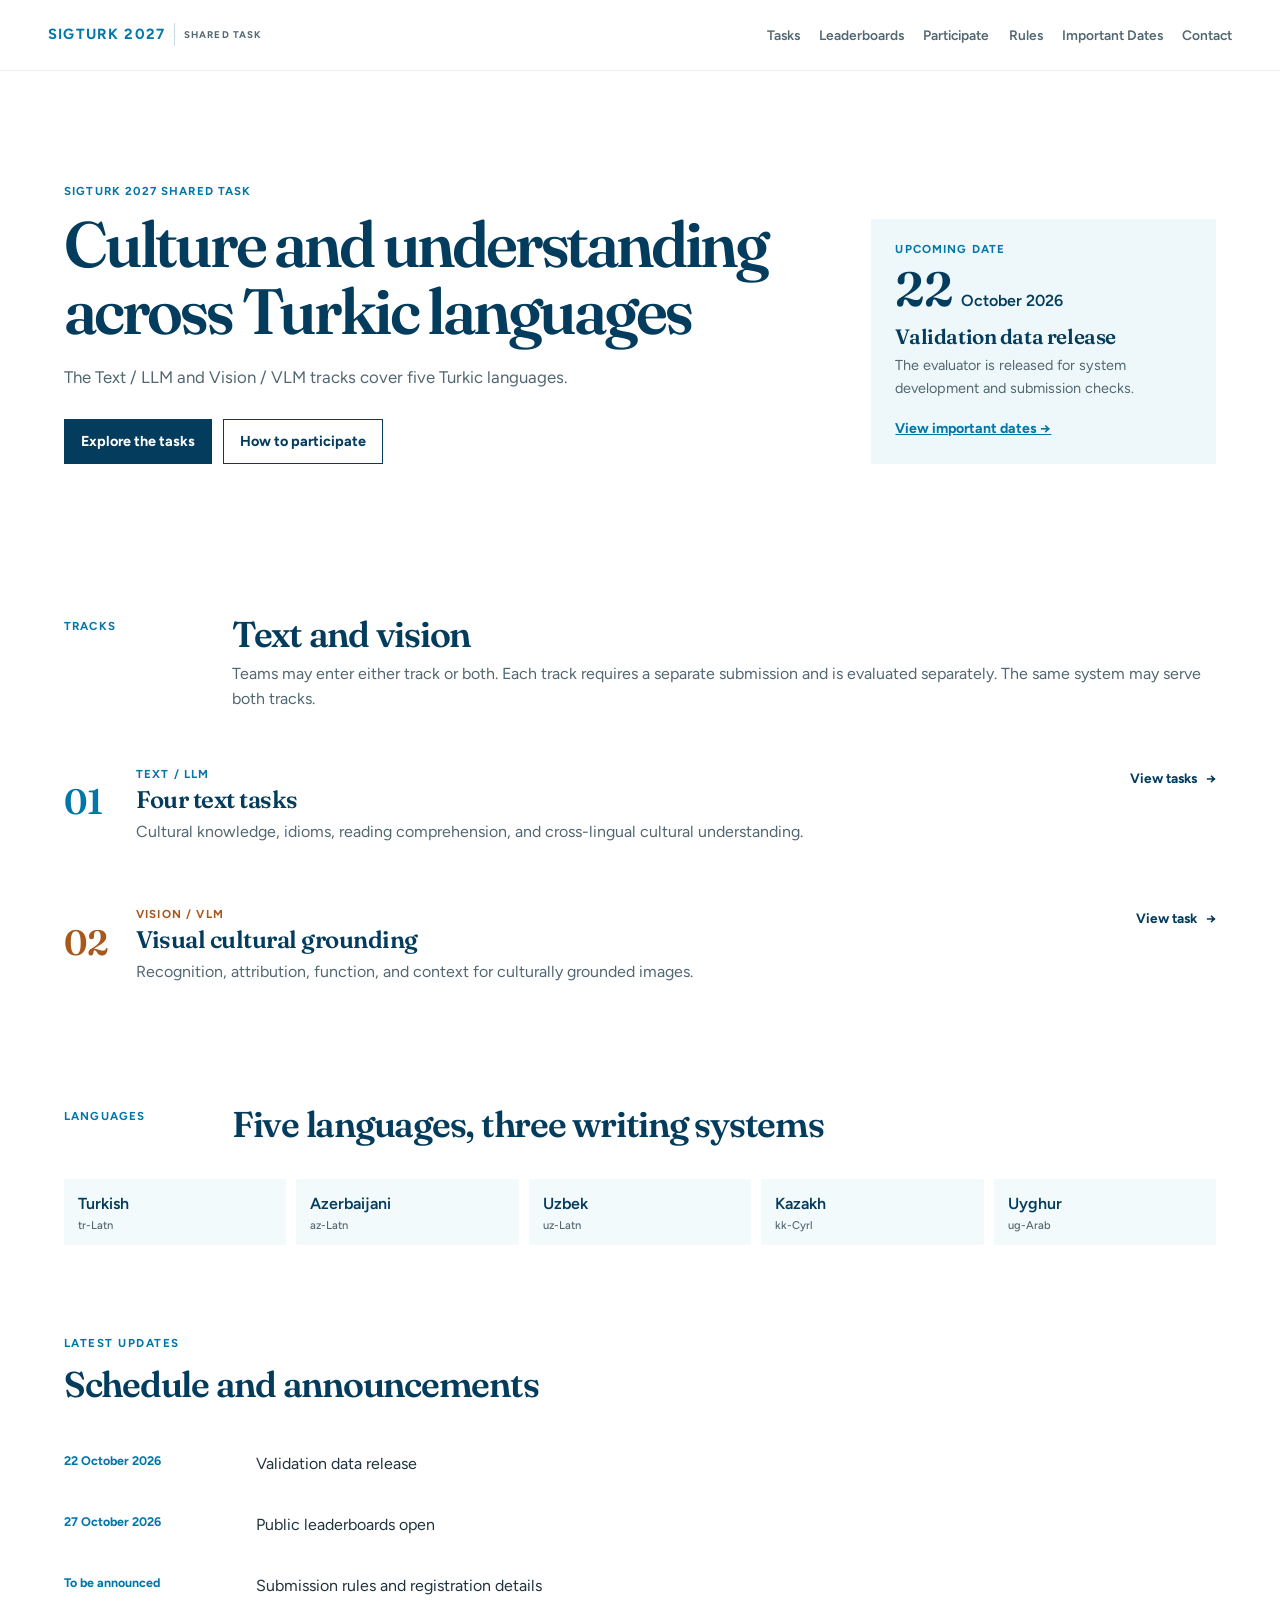
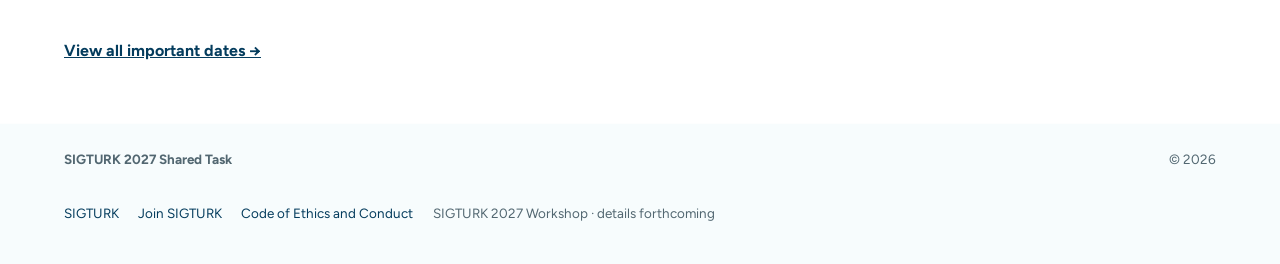
<file: index.html>
<!doctype html>
<html lang="en">
  <head>
    <meta charset="utf-8"><meta name="viewport" content="width=device-width,initial-scale=1">
    <title>SIGTURK 2027 | Shared Task</title>
    <meta name="description" content="SIGTURK 2027 Shared Task on cultural and linguistic understanding across Turkic languages.">
    <link rel="canonical" href="https://sigturk2027.github.io/">
    <meta property="og:type" content="website">
    <meta property="og:title" content="SIGTURK 2027 | Shared Task">
    <meta property="og:description" content="A shared task on cultural and linguistic understanding across Turkic languages.">
    <meta property="og:url" content="https://sigturk2027.github.io/">
    <meta name="twitter:card" content="summary">
    <meta name="twitter:title" content="SIGTURK 2027 | Shared Task">
    <meta name="twitter:description" content="A shared task on cultural and linguistic understanding across Turkic languages.">
    <link rel="stylesheet" href="assets/styles.css">
    <link rel="preconnect" href="https://fonts.googleapis.com"><link href="https://fonts.googleapis.com/css2?family=Figtree:wght@400;500;600;700&amp;family=Fraunces:opsz,wght@9..144,500;9..144,600&amp;display=swap" rel="stylesheet">
  </head>
  <body>
    <a class="skip-link" href="#main">Skip to content</a>
    <header class="site-header"><a class="brand" href="index.html" aria-label="SIGTURK 2027 home"><span class="brand-wordmark">SIGTURK <span>2027</span></span><span class="brand-divider" aria-hidden="true"></span><span class="brand-tag">SHARED TASK</span></a><button class="menu-button" type="button" aria-expanded="false" aria-controls="site-nav"><span class="sr-only">Toggle navigation</span><span></span><span></span></button><nav id="site-nav"><a href="tasks.html">Tasks</a><a href="leaderboards.html">Leaderboards</a><a href="rules.html">Rules</a><a href="dates.html">Important Dates</a><a href="contact.html">Contact</a></nav></header>
    <main id="main">
      <section class="hero"><div><p class="kicker">SIGTURK 2027 SHARED TASK</p><h1>Culture and understanding across Turkic languages</h1><p class="intro-copy">The Text / LLM and Vision / VLM tracks cover five Turkic languages.</p><div class="hero-actions"><a class="button primary" href="tasks.html">Explore the tasks</a><a class="button secondary" href="participate.html">How to participate</a></div></div><aside class="milestone-card"><p class="eyebrow">UPCOMING DATE</p><p class="milestone-date">22<span>October 2026</span></p><h2>Validation data release</h2><p>The evaluator is released for system development and submission checks.</p><a href="dates.html">View important dates →</a></aside></section>
      <section class="home-section"><header class="section-heading"><p class="section-label">TRACKS</p><h2>Text and vision</h2><p>Teams may enter either track or both. Each track requires a separate submission and is evaluated separately. The same system may serve both tracks.</p></header><div class="track-index"><article class="track-row"><p class="track-number">01</p><div><p class="track-type">TEXT / LLM</p><h3>Four text tasks</h3><p>Cultural knowledge, idioms, reading comprehension, and cross-lingual cultural understanding.</p></div><a href="tasks.html#text" aria-label="View Text and LLM tasks">View tasks <span>→</span></a></article><article class="track-row vision"><p class="track-number">02</p><div><p class="track-type">VISION / VLM</p><h3>Visual cultural grounding</h3><p>Recognition, attribution, function, and context for culturally grounded images.</p></div><a href="tasks.html#vision" aria-label="View Vision and VLM task">View task <span>→</span></a></article></div></section>
      <section class="home-section language-section"><header class="section-heading"><p class="section-label">LANGUAGES</p><h2>Five languages, three writing systems</h2></header><ul class="language-list"><li><span>Turkish</span><small>tr-Latn</small></li><li><span>Azerbaijani</span><small>az-Latn</small></li><li><span>Uzbek</span><small>uz-Latn</small></li><li><span>Kazakh</span><small>kk-Cyrl</small></li><li><span>Uyghur</span><small>ug-Arab</small></li></ul></section>
    </main>
    <footer class="site-footer"><p>SIGTURK 2027 Shared Task</p><p>© <span id="year"></span></p></footer><script src="assets/script.js"></script>
  </body>
</html>
</file>
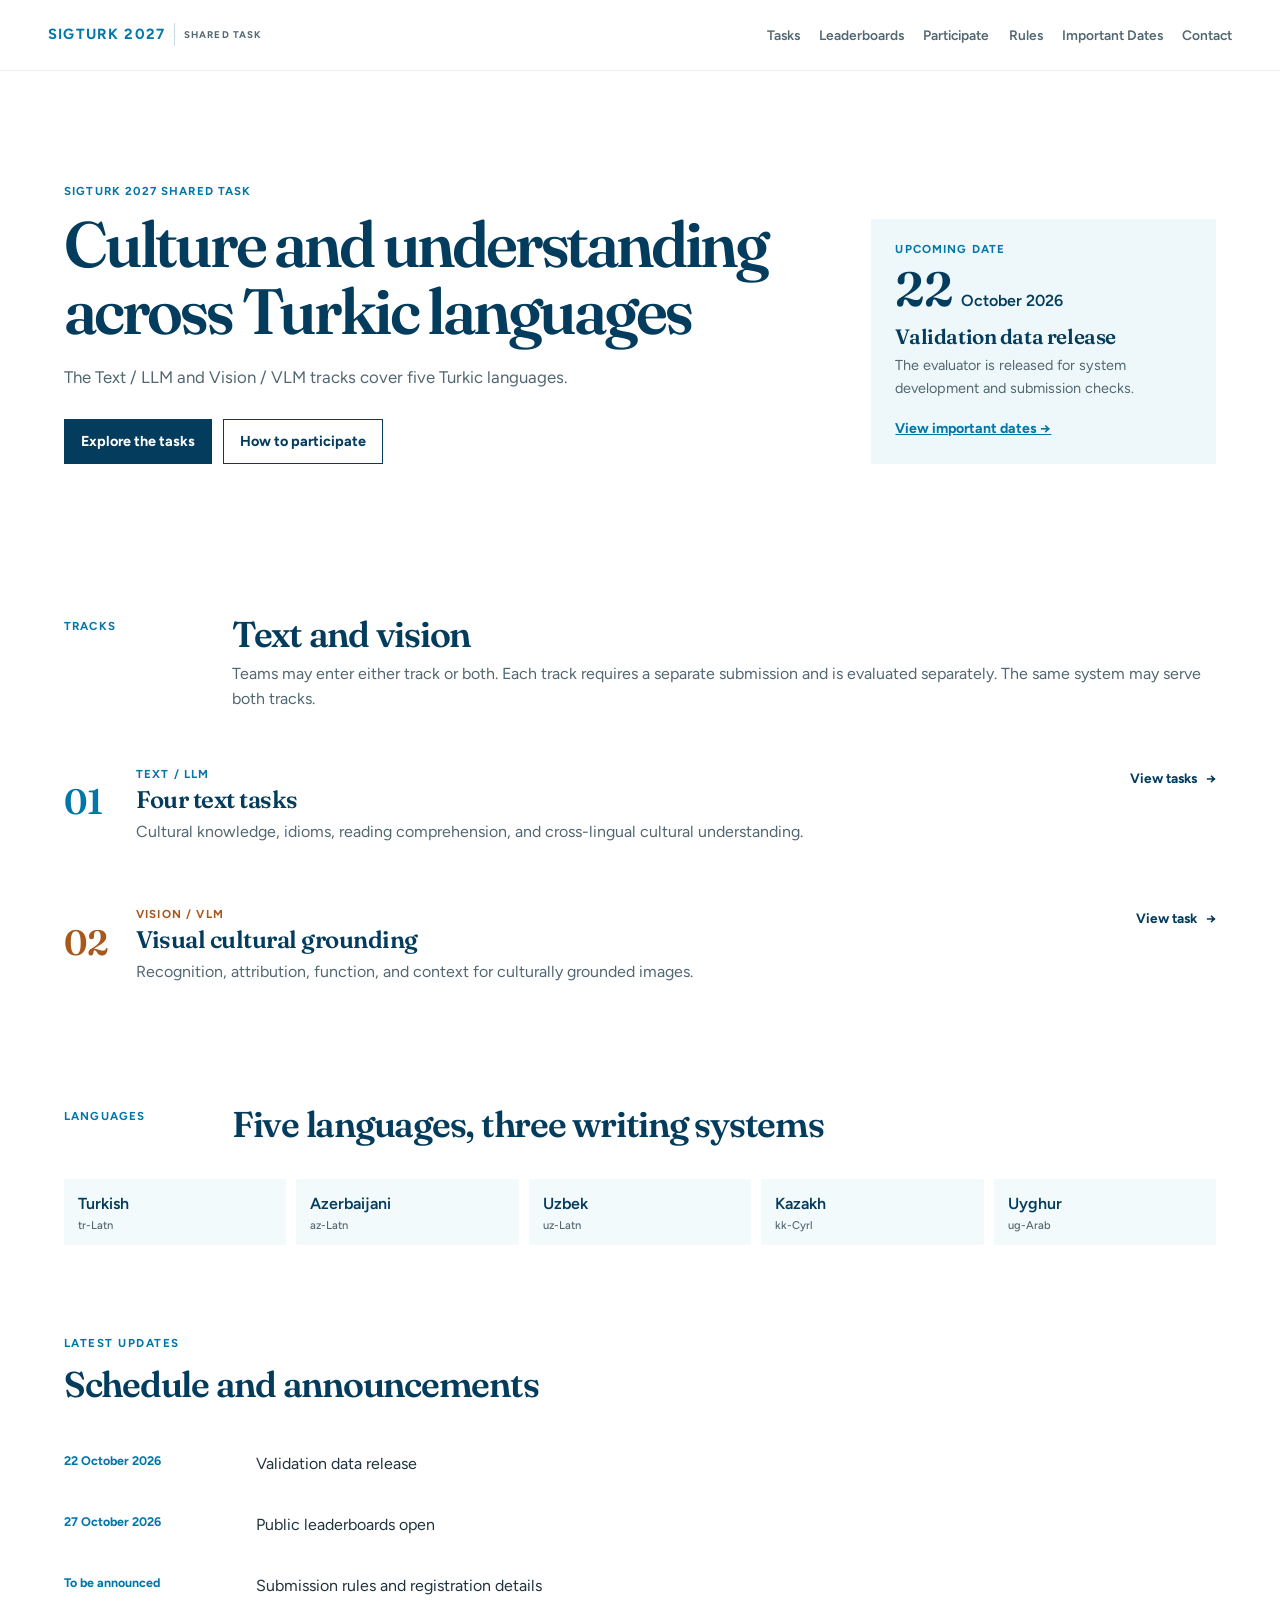
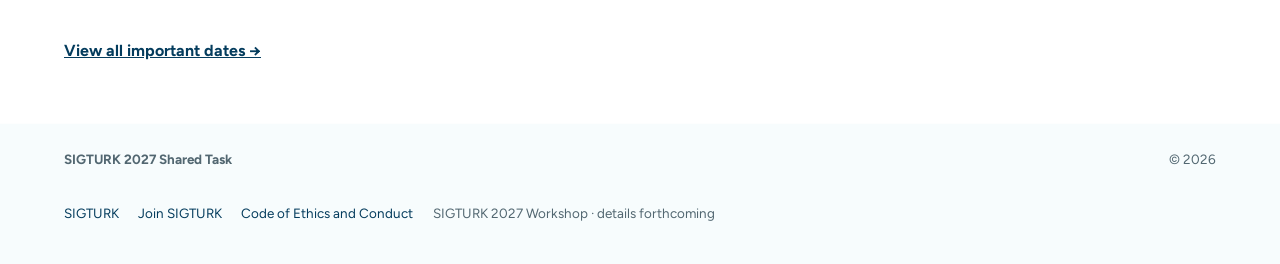
<file: tr/index.html>
<!doctype html>
<html lang="en">
  <head>
    <meta charset="utf-8">
    <meta name="viewport" content="width=device-width,initial-scale=1">
    <title>Page moved | SIGTURK 2027</title>
    <link rel="canonical" href="https://sigturk2027.github.io/">
    <meta http-equiv="refresh" content="0;url=../index.html">
    <script>location.replace('../index.html' + location.search + location.hash);</script>
  </head>
  <body><p>This page has moved. <a href="../index.html">Continue to the English page.</a></p></body>
</html>
</file>
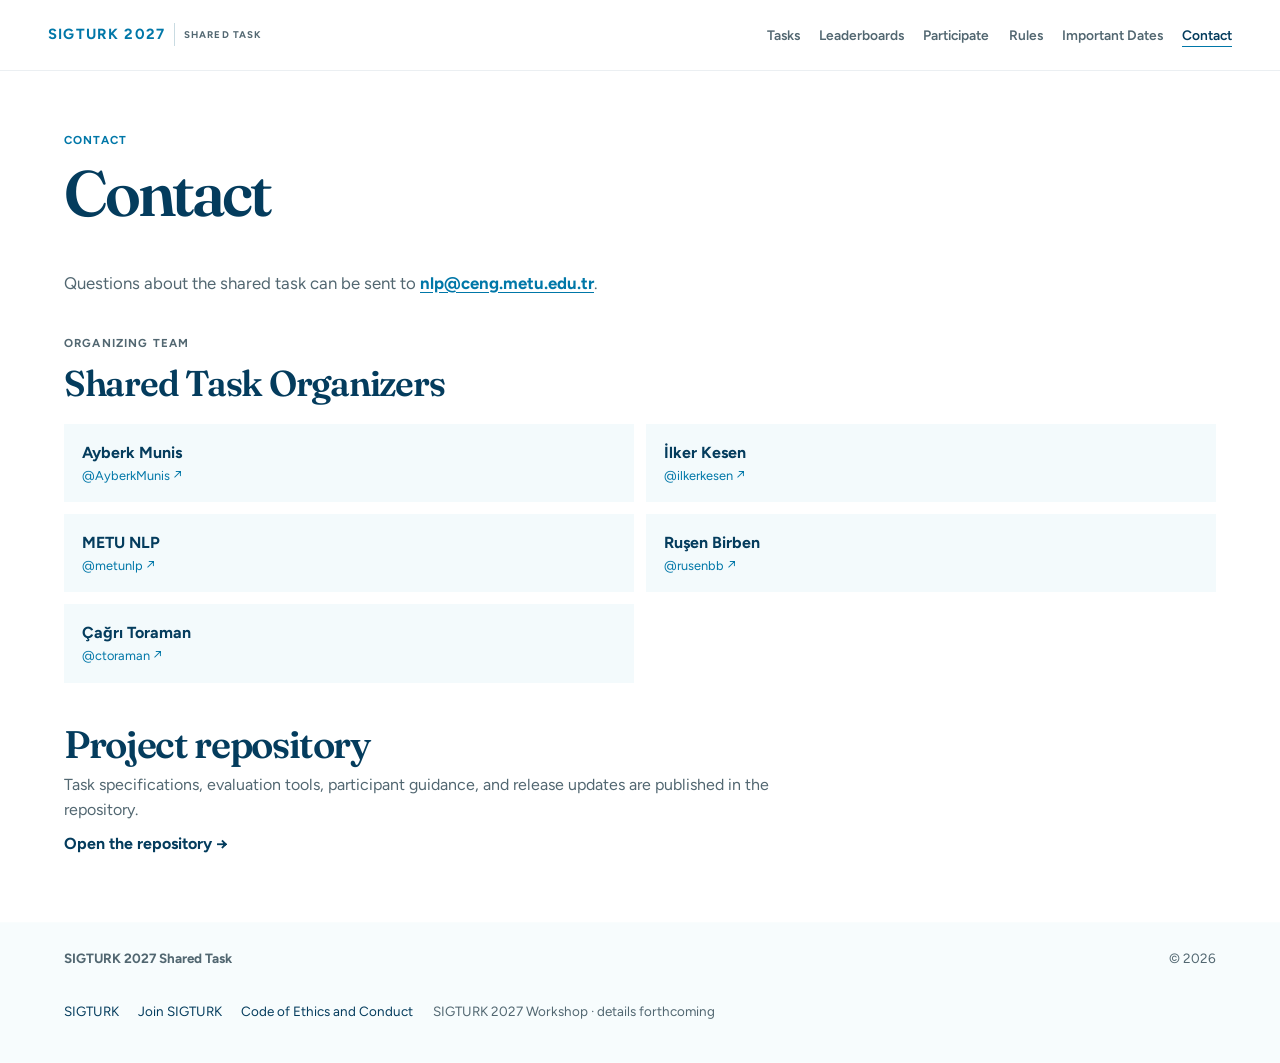
<file: contact.html>
<!doctype html>
<html lang="en">
  <head>
    <meta charset="utf-8">
    <meta name="viewport" content="width=device-width,initial-scale=1">
    <title>Contact | SIGTURK 2027</title>
    <link rel="stylesheet" href="assets/styles.css">

  </head>
  <body>
    <header class="site-header">
      <a class="brand" href="index.html" aria-label="SIGTURK 2027 home"><span class="brand-wordmark">SIGTURK <span>2027</span></span><span class="brand-divider" aria-hidden="true"></span><span class="brand-tag">SHARED TASK</span></a>
      <button class="menu-button" type="button" aria-expanded="false" aria-controls="site-nav"><span class="sr-only">Toggle navigation</span><span></span><span></span></button>
      <nav id="site-nav"><a href="tasks.html">Tasks</a><a href="leaderboards.html">Leaderboards</a><a href="rules.html">Rules</a><a href="dates.html">Important Dates</a><a aria-current="page" href="contact.html">Contact</a></nav>
    </header>
    <main class="subpage contact-page">
      <header class="subpage-hero"><p class="kicker">CONTACT</p><h1>Contact</h1><p>Questions about the shared task can be sent to <a class="inline-email" href="mailto:nlp@ceng.metu.edu.tr">nlp@ceng.metu.edu.tr</a>.</p></header>
      <section class="page-section contact-panel">
        <p class="section-label">ORGANIZING TEAM</p>
        <h2>Shared Task Organizers</h2>
        <ul class="organizer-list">
          <li><div><strong>Ayberk Munis</strong><a href="https://github.com/AyberkMunis">@AyberkMunis ↗</a></div></li>
          <li><div><strong>İlker Kesen</strong><a href="https://github.com/ilkerkesen">@ilkerkesen ↗</a></div></li>
          <li><div><strong>METU NLP</strong><a href="https://github.com/metunlp">@metunlp ↗</a></div></li>
          <li><div><strong>Ruşen Birben</strong><a href="https://github.com/rusenbb">@rusenbb ↗</a></div></li>
          <li><div><strong>Çağrı Toraman</strong><a href="https://github.com/ctoraman">@ctoraman ↗</a></div></li>
        </ul>
        <div class="repository-note"><h2>Project repository</h2><p>Task specifications, evaluation tools, participant guidance, and release updates are published in the repository.</p><a href="https://github.com/SIGTURK2027/sigturk2027.github.io">Open the repository →</a></div>
      </section>
    </main>
    <footer class="site-footer"><p>SIGTURK 2027 Shared Task</p><p>© <span id="year"></span></p></footer>
    <script src="assets/script.js"></script>
  </body>
</html>
</file>
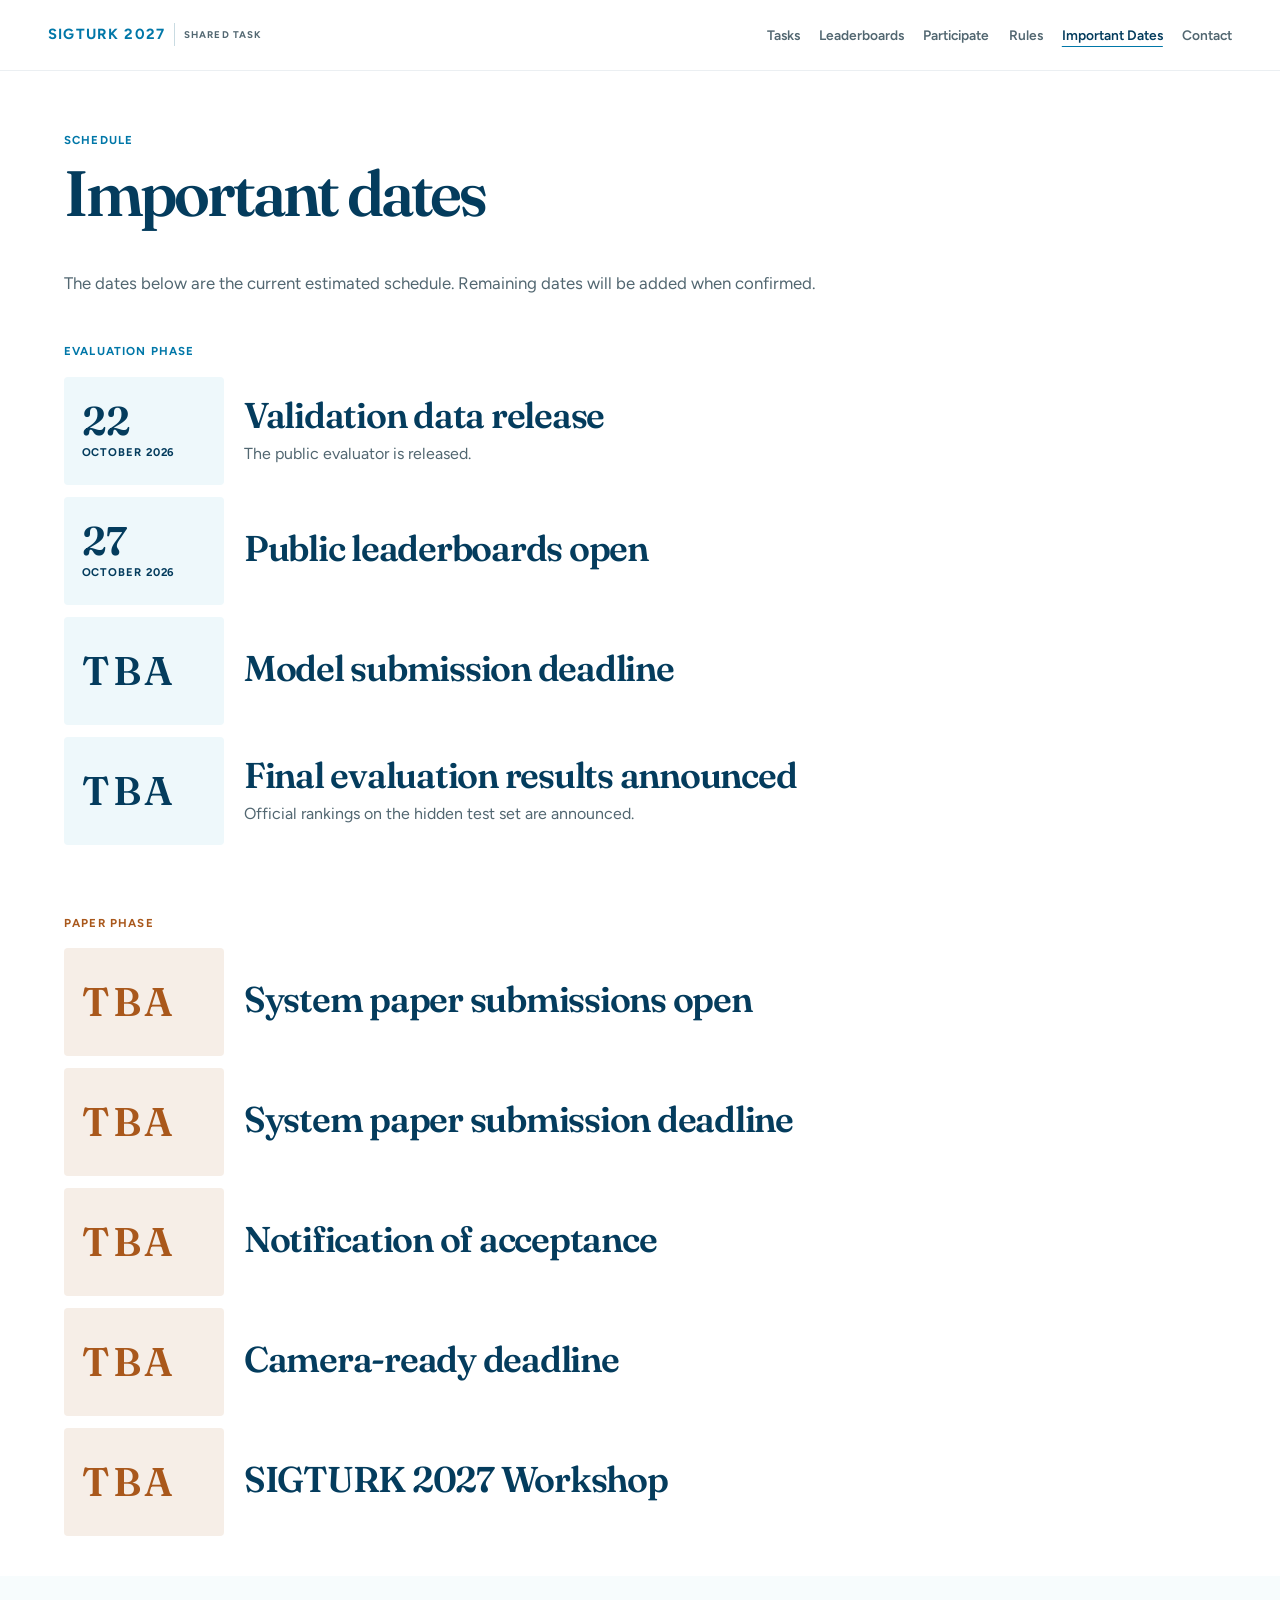
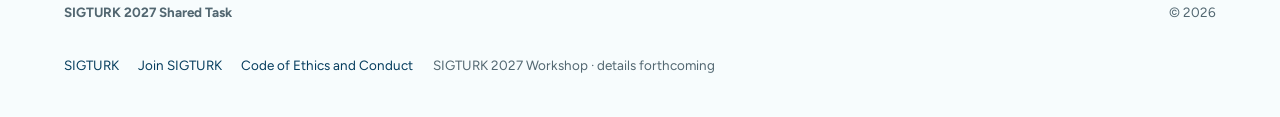
<file: dates.html>
<!doctype html>
<html lang="en">
  <head><meta charset="utf-8"><meta name="viewport" content="width=device-width,initial-scale=1"><title>Important Dates | SIGTURK 2027</title><link rel="stylesheet" href="assets/styles.css"></head>
  <body>
    <header class="site-header"><a class="brand" href="index.html" aria-label="SIGTURK 2027 home"><span class="brand-wordmark">SIGTURK <span>2027</span></span><span class="brand-divider" aria-hidden="true"></span><span class="brand-tag">SHARED TASK</span></a><button class="menu-button" type="button" aria-expanded="false" aria-controls="site-nav"><span class="sr-only">Toggle navigation</span><span></span><span></span></button><nav id="site-nav"><a href="tasks.html">Tasks</a><a href="leaderboards.html">Leaderboards</a><a href="rules.html">Rules</a><a aria-current="page" href="dates.html">Important Dates</a><a href="contact.html">Contact</a></nav></header>
    <main class="subpage">
      <header class="subpage-hero"><p class="kicker">SCHEDULE</p><h1>Important dates</h1><p>The dates below are the current estimated schedule. Remaining dates will be added when confirmed.</p></header>
      <section class="page-section schedule-phase"><p class="section-label">EVALUATION PHASE</p><ol class="timeline">
        <li><time datetime="2026-10-22"><strong>22</strong><span>October 2026</span></time><div><h2>Validation data release</h2><p>The public evaluator is released.</p></div></li>
        <li><time datetime="2026-10-27"><strong>27</strong><span>October 2026</span></time><div><h2>Public leaderboards open</h2></div></li>
        <li><time class="date-pending" aria-label="TBA"><strong>TBA</strong></time><div><h2>Model submission deadline</h2></div></li>
        <li><time class="date-pending" aria-label="TBA"><strong>TBA</strong></time><div><h2>Final evaluation results announced</h2><p>Official rankings on the hidden test set are announced.</p></div></li>
      </ol></section>
      <section class="page-section schedule-phase paper-phase"><p class="section-label">PAPER PHASE</p><ol class="timeline">
        <li><time class="date-pending" aria-label="TBA"><strong>TBA</strong></time><div><h2>System paper submissions open</h2></div></li>
        <li><time class="date-pending" aria-label="TBA"><strong>TBA</strong></time><div><h2>System paper submission deadline</h2></div></li>
        <li><time class="date-pending" aria-label="TBA"><strong>TBA</strong></time><div><h2>Notification of acceptance</h2></div></li>
        <li><time class="date-pending" aria-label="TBA"><strong>TBA</strong></time><div><h2>Camera-ready deadline</h2></div></li>
        <li><time class="date-pending" aria-label="TBA"><strong>TBA</strong></time><div><h2>SIGTURK 2027 Workshop</h2></div></li>
      </ol></section>
    </main>
    <footer class="site-footer"><p>SIGTURK 2027 Shared Task</p><p>© <span id="year"></span></p></footer><script src="assets/script.js"></script>
  </body>
</html>
</file>
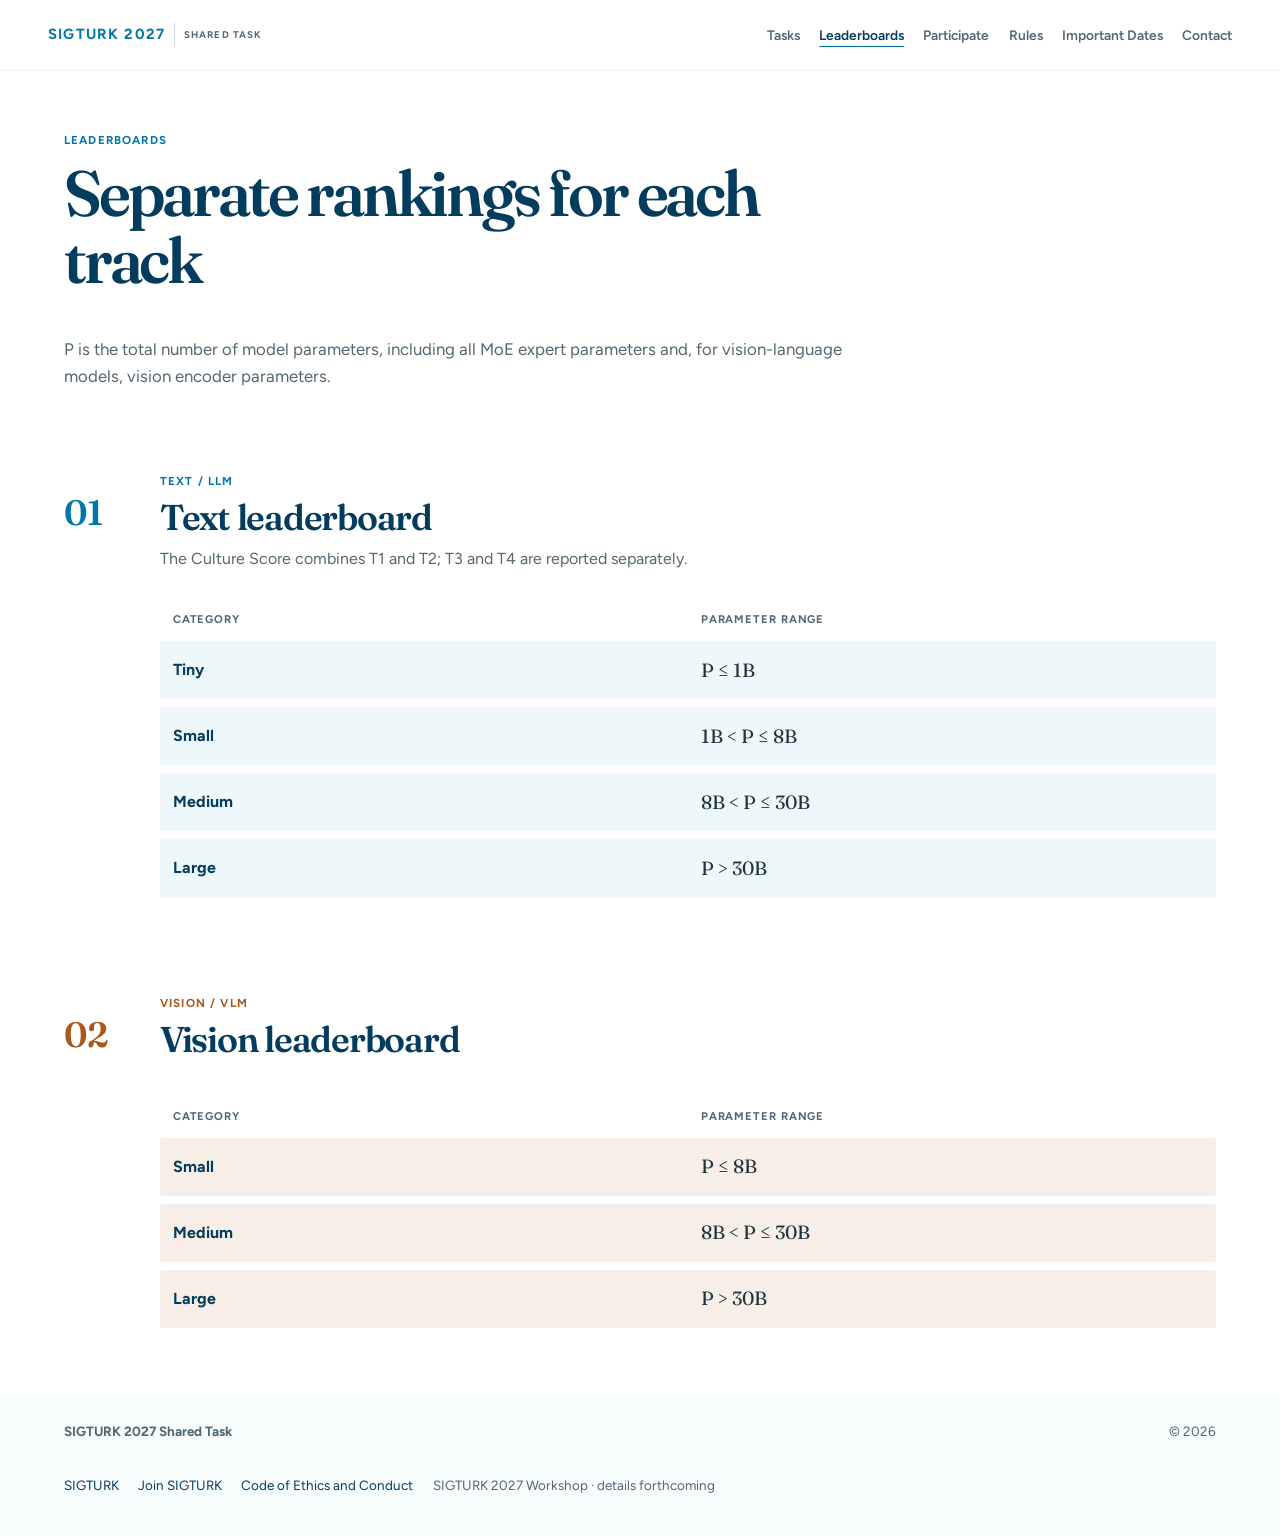
<file: leaderboards.html>
<!doctype html>
<html lang="en"><head><meta charset="utf-8"><meta name="viewport" content="width=device-width,initial-scale=1"><title>Leaderboards | SIGTURK 2027</title><link rel="stylesheet" href="assets/styles.css"></head>
<body><header class="site-header"><a class="brand" href="index.html" aria-label="SIGTURK 2027 home"><span class="brand-wordmark">SIGTURK <span>2027</span></span><span class="brand-divider" aria-hidden="true"></span><span class="brand-tag">SHARED TASK</span></a><button class="menu-button" type="button" aria-expanded="false" aria-controls="site-nav"><span class="sr-only">Toggle navigation</span><span></span><span></span></button><nav id="site-nav"><a href="tasks.html">Tasks</a><a aria-current="page" href="leaderboards.html">Leaderboards</a><a href="rules.html">Rules</a><a href="dates.html">Important Dates</a><a href="contact.html">Contact</a></nav></header><main class="subpage"><header class="subpage-hero"><p class="kicker">LEADERBOARDS</p><h1>Separate rankings for each track</h1><p>P is the total number of model parameters, including all MoE expert parameters and, for vision-language models, vision encoder parameters.</p></header><section class="leaderboard-section"><header><p class="leaderboard-index">01</p><div><p class="leaderboard-kicker">TEXT / LLM</p><h2>Text leaderboard</h2><p>The Culture Score combines T1 and T2; T3 and T4 are reported separately.</p></div></header><table class="model-table"><thead><tr><th>Category</th><th>Parameter range</th></tr></thead><tbody><tr><td>Tiny</td><td>P ≤ 1B</td></tr><tr><td>Small</td><td>1B &lt; P ≤ 8B</td></tr><tr><td>Medium</td><td>8B &lt; P ≤ 30B</td></tr><tr><td>Large</td><td>P &gt; 30B</td></tr></tbody></table></section><section class="leaderboard-section vision"><header><p class="leaderboard-index">02</p><div><p class="leaderboard-kicker">VISION / VLM</p><h2>Vision leaderboard</h2></div></header><table class="model-table vision-size-table"><thead><tr><th>Category</th><th>Parameter range</th></tr></thead><tbody><tr><td>Small</td><td>P ≤ 8B</td></tr><tr><td>Medium</td><td>8B &lt; P ≤ 30B</td></tr><tr><td>Large</td><td>P &gt; 30B</td></tr></tbody></table></section></main><footer class="site-footer"><p>SIGTURK 2027 Shared Task</p><p>© <span id="year"></span></p></footer><script src="assets/script.js"></script></body></html>
</file>
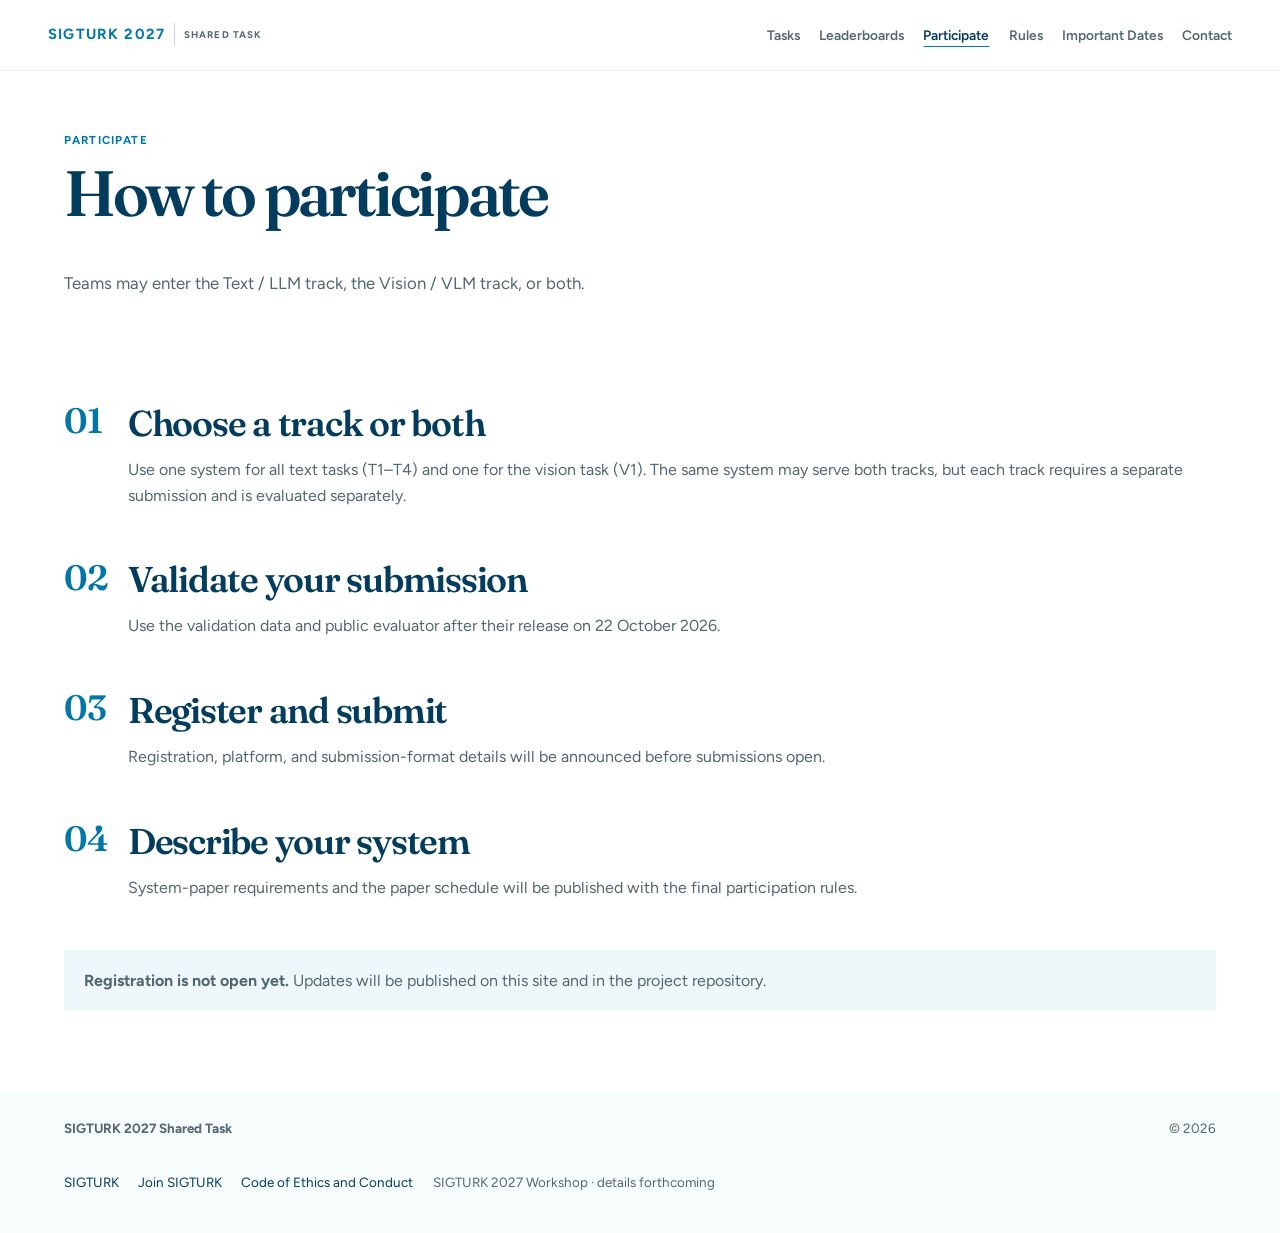
<file: participate.html>
<!doctype html><html lang="en"><head><meta charset="utf-8"><meta name="viewport" content="width=device-width,initial-scale=1"><title>Participate | SIGTURK 2027</title><link rel="stylesheet" href="assets/styles.css"></head><body><header class="site-header"><a class="brand" href="index.html" aria-label="SIGTURK 2027 home"><span class="brand-wordmark">SIGTURK <span>2027</span></span><span class="brand-divider" aria-hidden="true"></span><span class="brand-tag">SHARED TASK</span></a><button class="menu-button" type="button" aria-expanded="false" aria-controls="site-nav"><span class="sr-only">Toggle navigation</span><span></span><span></span></button><nav id="site-nav"><a href="tasks.html">Tasks</a><a href="leaderboards.html">Leaderboards</a><a href="rules.html">Rules</a><a href="dates.html">Important Dates</a><a href="contact.html">Contact</a></nav></header><main class="subpage"><header class="subpage-hero"><p class="kicker">PARTICIPATE</p><h1>How to participate</h1><p>Teams may enter the Text / LLM track, the Vision / VLM track, or both.</p></header><section class="page-section"><ol class="participation-steps"><li><span>01</span><div><h2>Choose a track or both</h2><p>Use one system for all text tasks (T1–T4) and one for the vision task (V1). The same system may serve both tracks, but each track requires a separate submission and is evaluated separately.</p></div></li><li><span>02</span><div><h2>Validate your submission</h2><p>Use the validation data and public evaluator after their release on 22 October 2026.</p></div></li><li><span>03</span><div><h2>Register and submit</h2><p>Registration, platform, and submission-format details will be announced before submissions open.</p></div></li><li><span>04</span><div><h2>Describe your system</h2><p>System-paper requirements and the paper schedule will be published with the final participation rules.</p></div></li></ol><p class="pending-note"><strong>Registration is not open yet.</strong> Updates will be published on this site and in the project repository.</p></section></main><footer class="site-footer"><p>SIGTURK 2027 Shared Task</p><p>© <span id="year"></span></p></footer><script src="assets/script.js"></script></body></html>
</file>
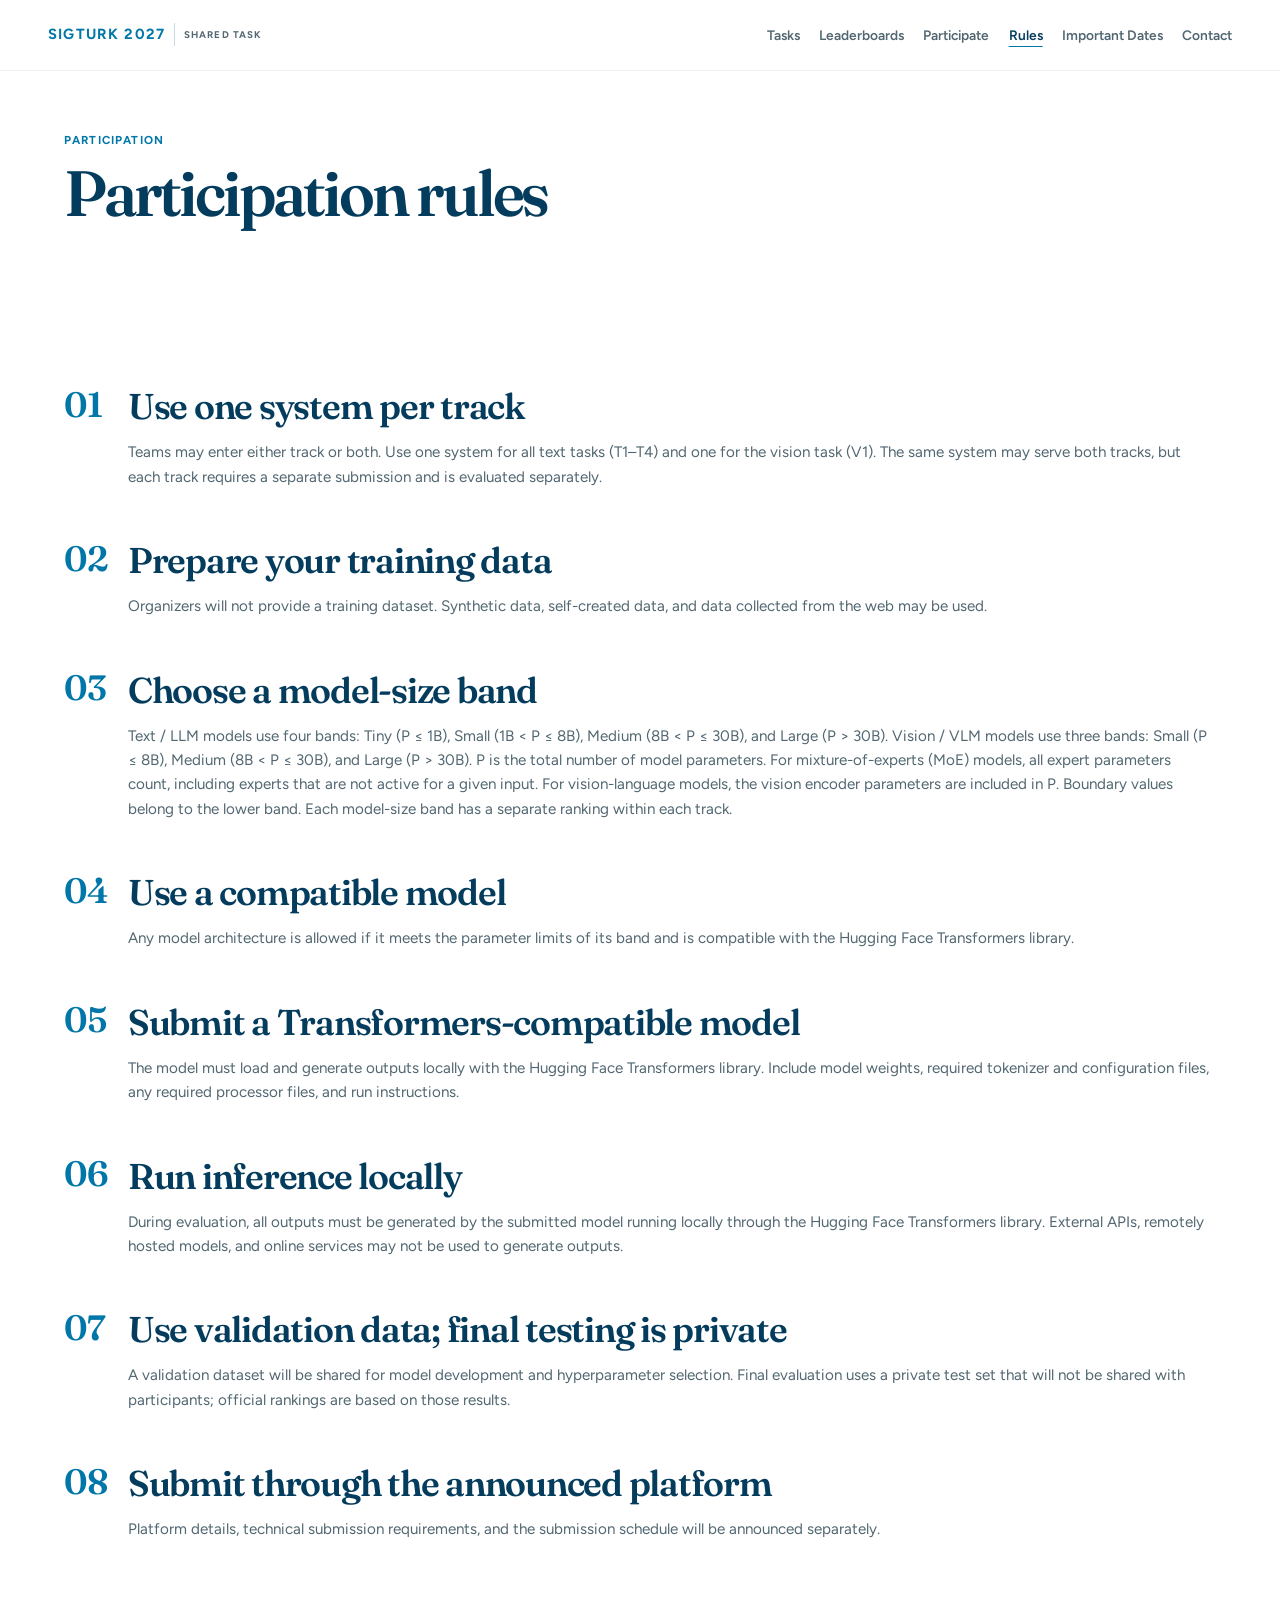
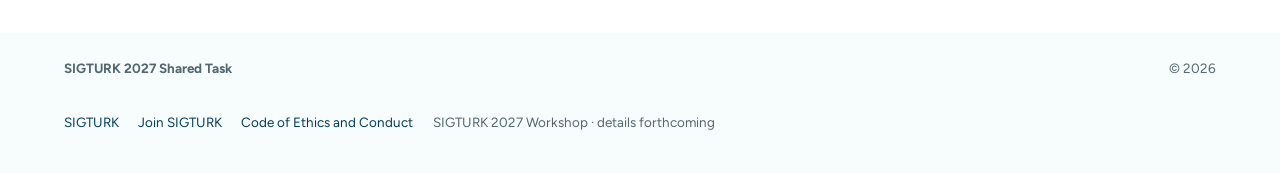
<file: rules.html>
<!doctype html><html lang="en"><head><meta charset="utf-8"><meta name="viewport" content="width=device-width,initial-scale=1"><title>Rules | SIGTURK 2027</title><link rel="stylesheet" href="assets/styles.css"></head><body><header class="site-header"><a class="brand" href="index.html" aria-label="SIGTURK 2027 home"><span class="brand-wordmark">SIGTURK <span>2027</span></span><span class="brand-divider" aria-hidden="true"></span><span class="brand-tag">SHARED TASK</span></a><button class="menu-button" type="button" aria-expanded="false" aria-controls="site-nav"><span class="sr-only">Toggle navigation</span><span></span><span></span></button><nav id="site-nav"><a href="tasks.html">Tasks</a><a href="leaderboards.html">Leaderboards</a><a aria-current="page" href="rules.html">Rules</a><a href="dates.html">Important Dates</a><a href="contact.html">Contact</a></nav></header><main class="subpage"><header class="subpage-hero"><p class="kicker">PARTICIPATION</p><h1>Participation rules</h1></header><section class="page-section"><div class="rule-list"><article><span>01</span><div><h2>Use one system per track</h2><p>Teams may enter either track or both. Use one system for all text tasks (T1–T4) and one for the vision task (V1). The same system may serve both tracks, but each track requires a separate submission and is evaluated separately.</p></div></article><article><span>02</span><div><h2>Prepare your training data</h2><p>Organizers will not provide a training dataset. Synthetic data, self-created data, and data collected from the web may be used.</p></div></article><article><span>03</span><div><h2>Choose a model-size band</h2><p>Text / LLM models use four bands: Tiny (P ≤ 1B), Small (1B &lt; P ≤ 8B), Medium (8B &lt; P ≤ 30B), and Large (P &gt; 30B). Vision / VLM models use three bands: Small (P ≤ 8B), Medium (8B &lt; P ≤ 30B), and Large (P &gt; 30B). P is the total number of model parameters. For mixture-of-experts (MoE) models, all expert parameters count, including experts that are not active for a given input. For vision-language models, the vision encoder parameters are included in P. Boundary values belong to the lower band. Each model-size band has a separate ranking within each track.</p></div></article><article><span>04</span><div><h2>Use a compatible model</h2><p>Any model architecture is allowed if it meets the parameter limits of its band and is compatible with the Hugging Face Transformers library.</p></div></article><article><span>05</span><div><h2>Submit a Transformers-compatible model</h2><p>The model must load and generate outputs locally with the Hugging Face Transformers library. Include model weights, required tokenizer and configuration files, any required processor files, and run instructions.</p></div></article><article><span>06</span><div><h2>Run inference locally</h2><p>During evaluation, all outputs must be generated by the submitted model running locally through the Hugging Face Transformers library. External APIs, remotely hosted models, and online services may not be used to generate outputs.</p></div></article><article><span>07</span><div><h2>Use validation data; final testing is private</h2><p>A validation dataset will be shared for model development and hyperparameter selection. Final evaluation uses a private test set that will not be shared with participants; official rankings are based on those results.</p></div></article><article><span>08</span><div><h2>Submit through the announced platform</h2><p>Platform details, technical submission requirements, and the submission schedule will be announced separately.</p></div></article></div></section></main><footer class="site-footer"><p>SIGTURK 2027 Shared Task</p><p>© <span id="year"></span></p></footer><script src="assets/script.js"></script></body></html>
</file>
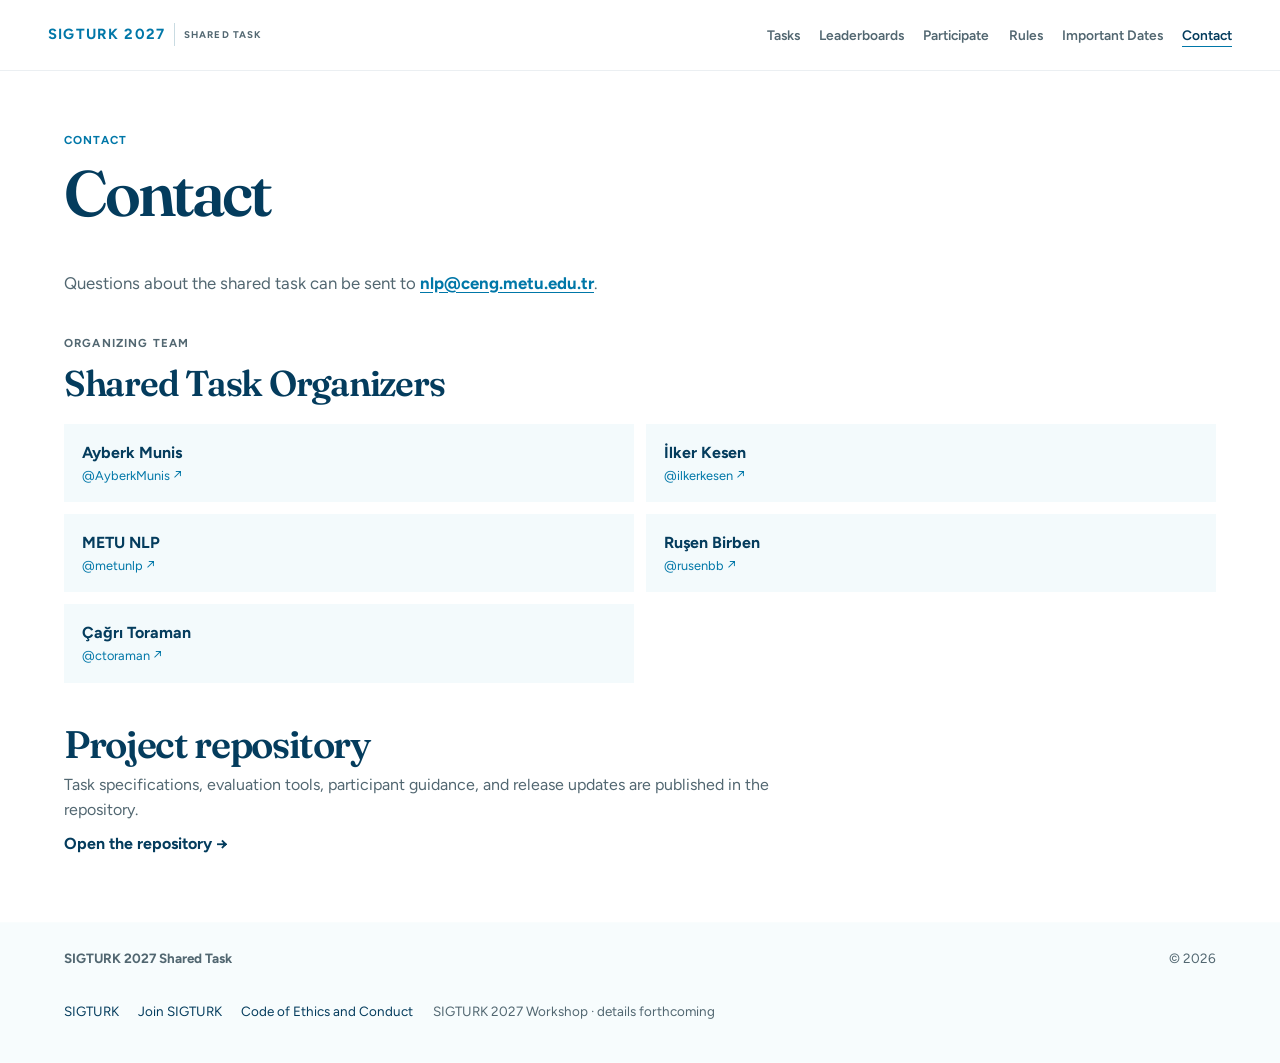
<file: tr/contact.html>
<!doctype html>
<html lang="en">
  <head>
    <meta charset="utf-8">
    <meta name="viewport" content="width=device-width,initial-scale=1">
    <title>Page moved | SIGTURK 2027</title>
    <link rel="canonical" href="https://sigturk2027.github.io/contact.html">
    <meta http-equiv="refresh" content="0;url=../contact.html">
    <script>location.replace('../contact.html' + location.search + location.hash);</script>
  </head>
  <body><p>This page has moved. <a href="../contact.html">Continue to the English page.</a></p></body>
</html>
</file>
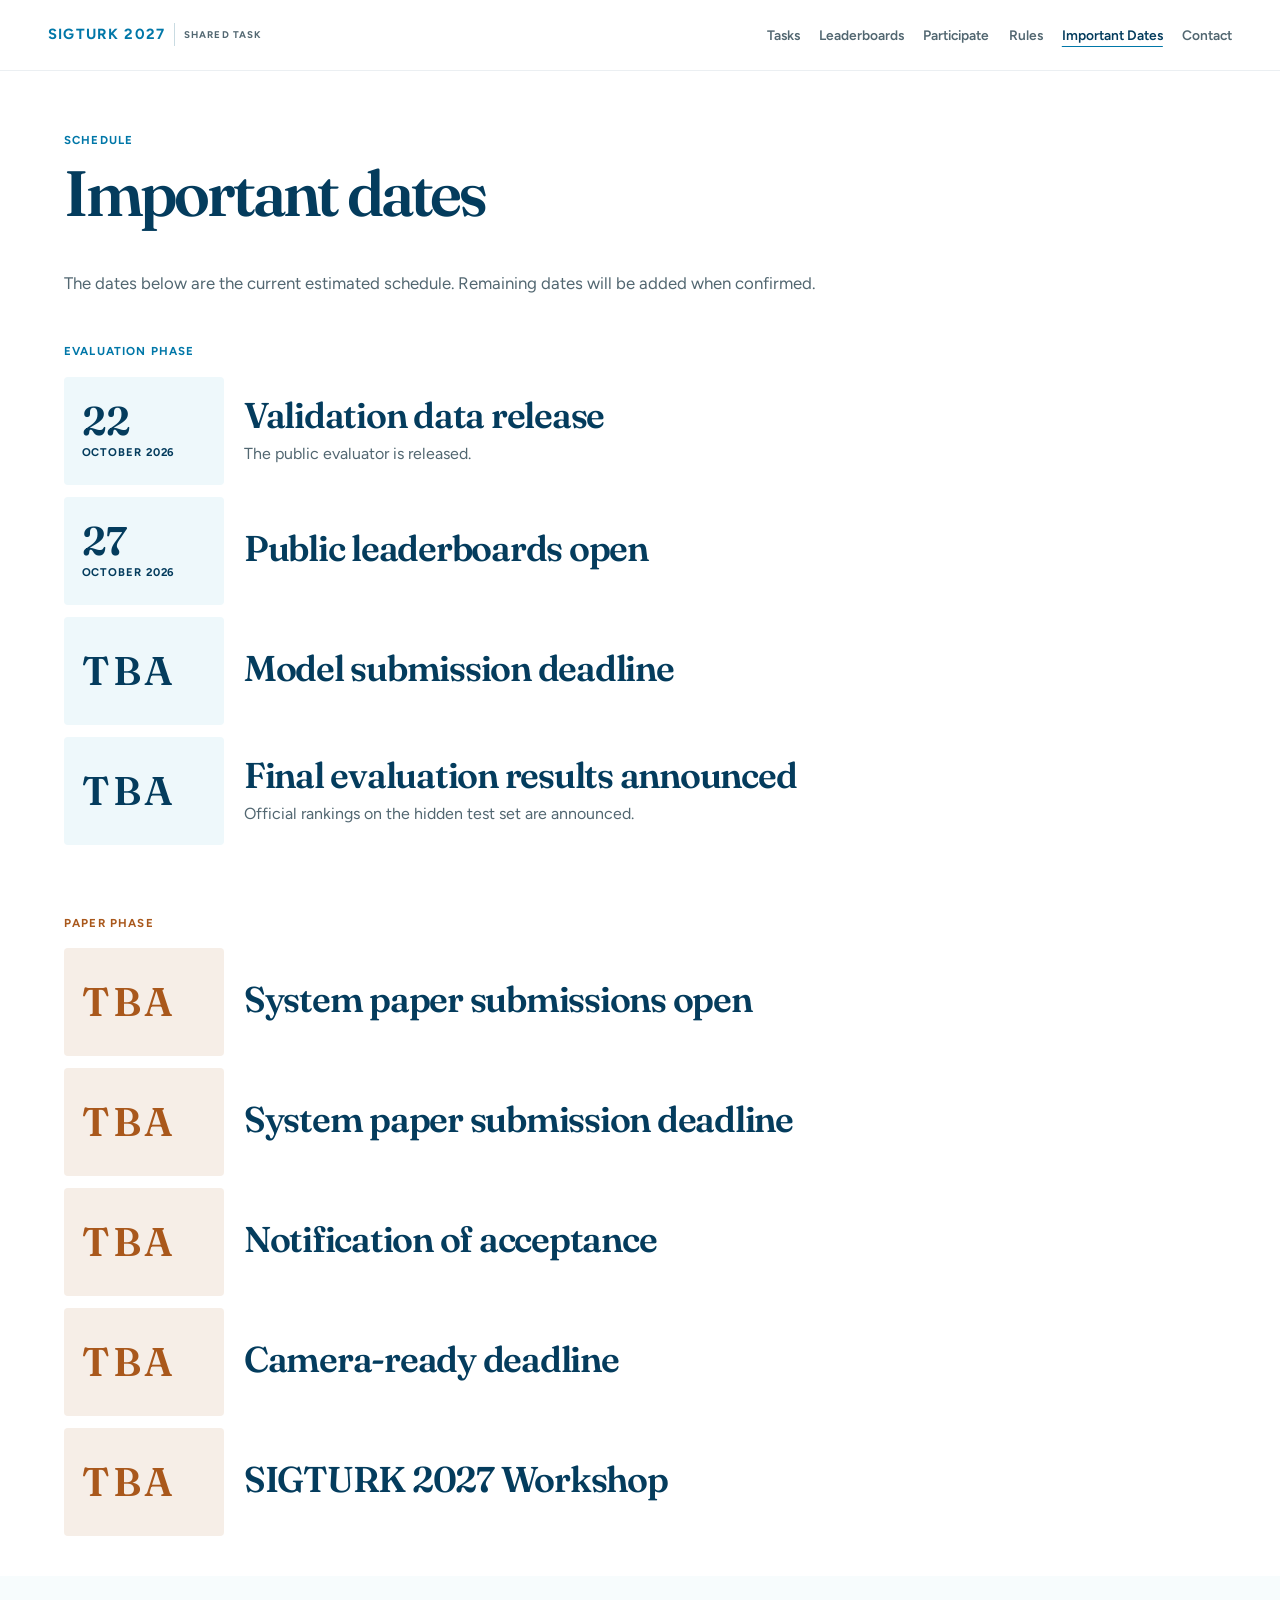
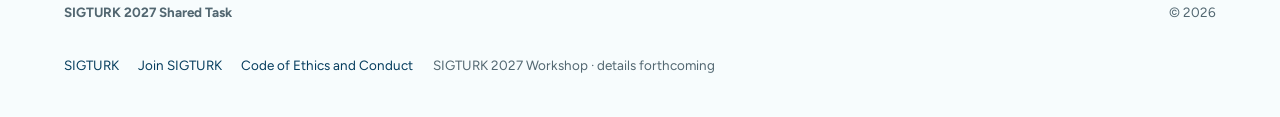
<file: tr/dates.html>
<!doctype html>
<html lang="en">
  <head>
    <meta charset="utf-8">
    <meta name="viewport" content="width=device-width,initial-scale=1">
    <title>Page moved | SIGTURK 2027</title>
    <link rel="canonical" href="https://sigturk2027.github.io/dates.html">
    <meta http-equiv="refresh" content="0;url=../dates.html">
    <script>location.replace('../dates.html' + location.search + location.hash);</script>
  </head>
  <body><p>This page has moved. <a href="../dates.html">Continue to the English page.</a></p></body>
</html>
</file>
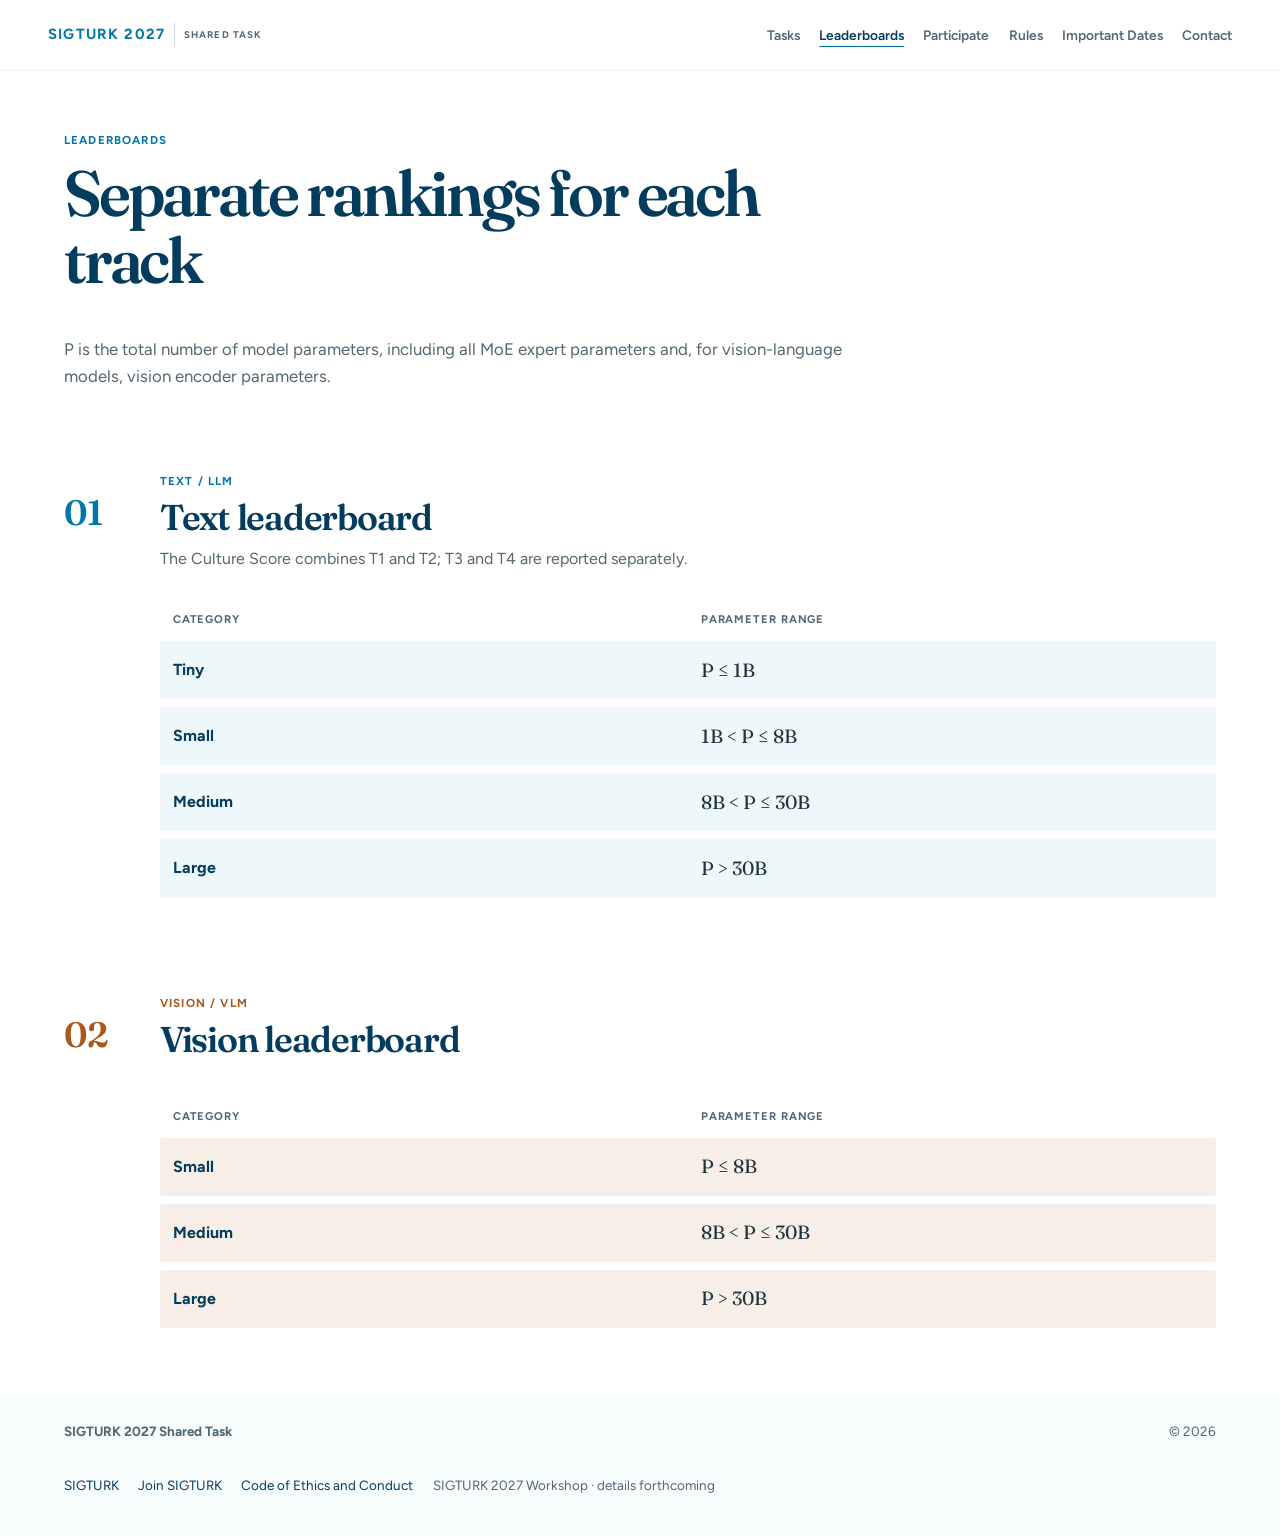
<file: tr/leaderboards.html>
<!doctype html>
<html lang="en">
  <head>
    <meta charset="utf-8">
    <meta name="viewport" content="width=device-width,initial-scale=1">
    <title>Page moved | SIGTURK 2027</title>
    <link rel="canonical" href="https://sigturk2027.github.io/leaderboards.html">
    <meta http-equiv="refresh" content="0;url=../leaderboards.html">
    <script>location.replace('../leaderboards.html' + location.search + location.hash);</script>
  </head>
  <body><p>This page has moved. <a href="../leaderboards.html">Continue to the English page.</a></p></body>
</html>
</file>
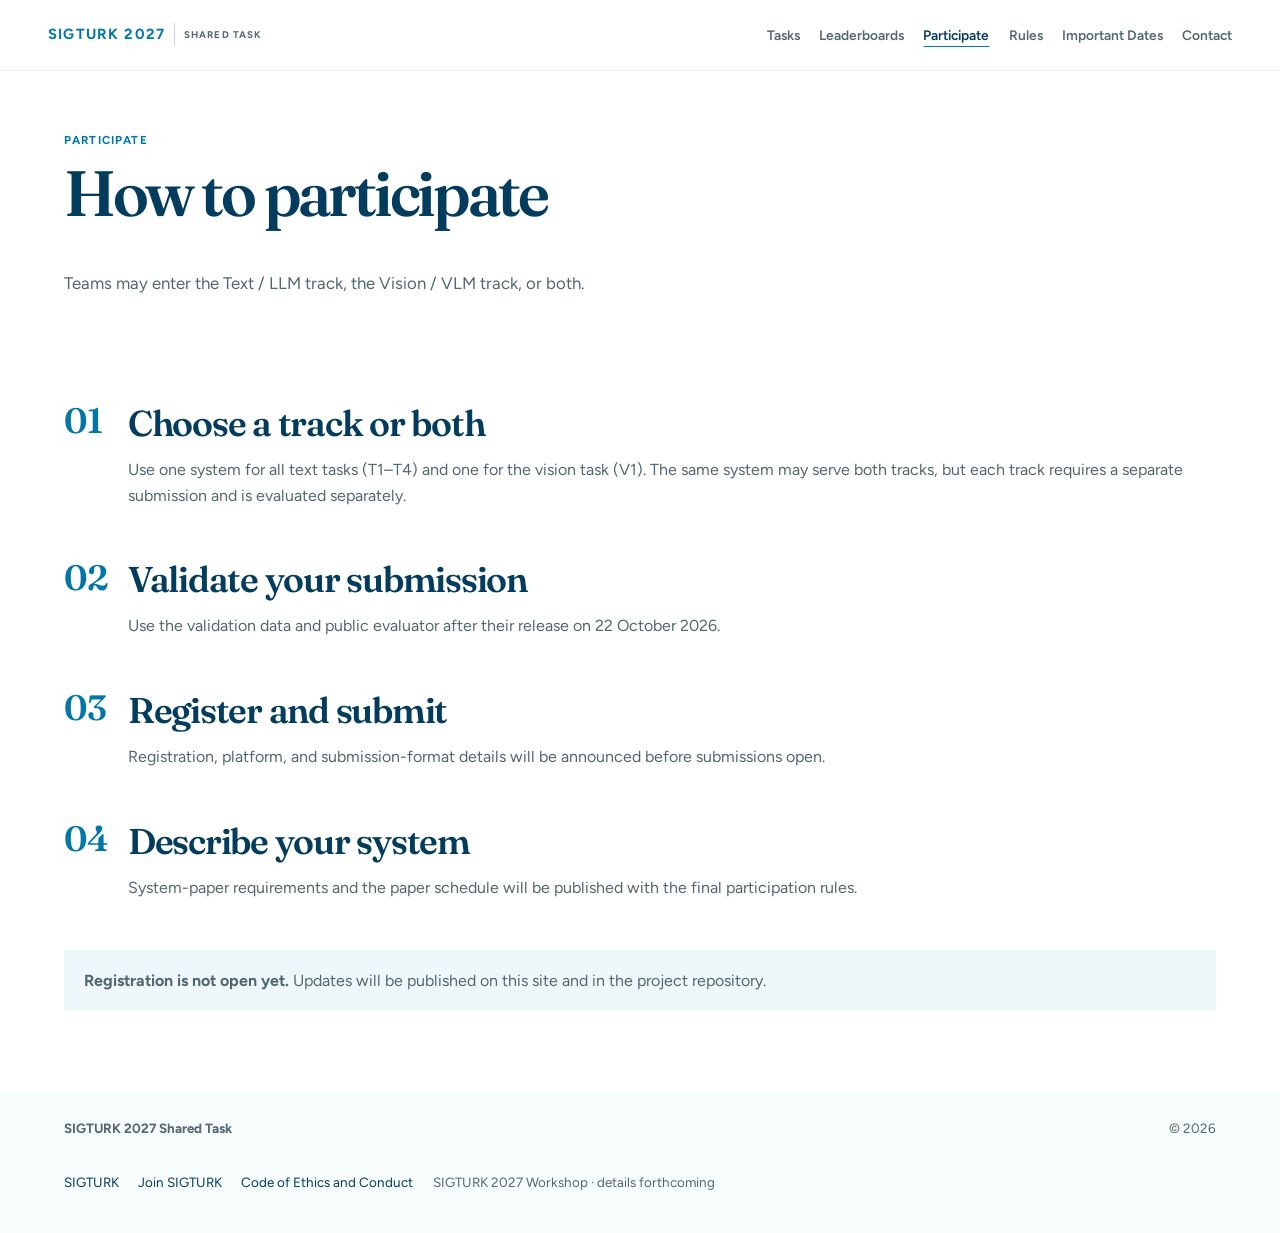
<file: tr/participate.html>
<!doctype html>
<html lang="en">
  <head>
    <meta charset="utf-8">
    <meta name="viewport" content="width=device-width,initial-scale=1">
    <title>Page moved | SIGTURK 2027</title>
    <link rel="canonical" href="https://sigturk2027.github.io/participate.html">
    <meta http-equiv="refresh" content="0;url=../participate.html">
    <script>location.replace('../participate.html' + location.search + location.hash);</script>
  </head>
  <body><p>This page has moved. <a href="../participate.html">Continue to the English page.</a></p></body>
</html>
</file>
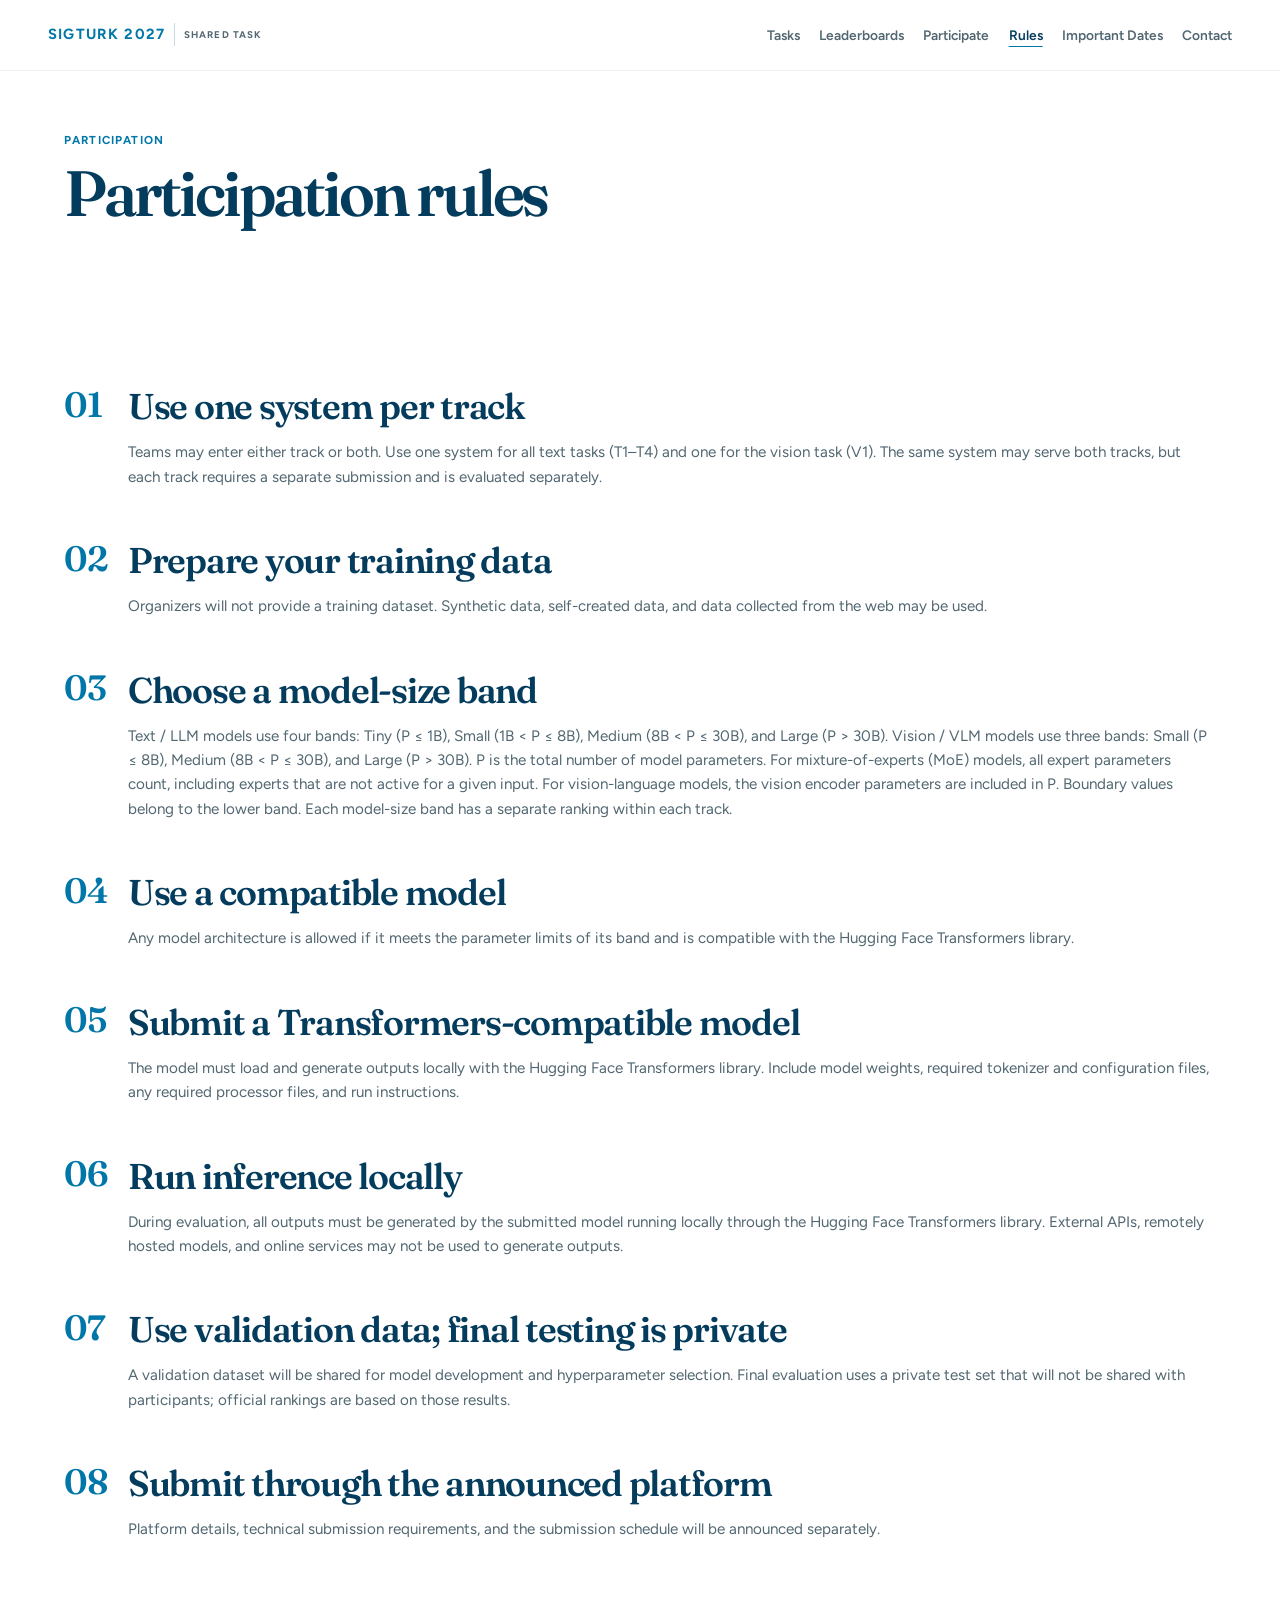
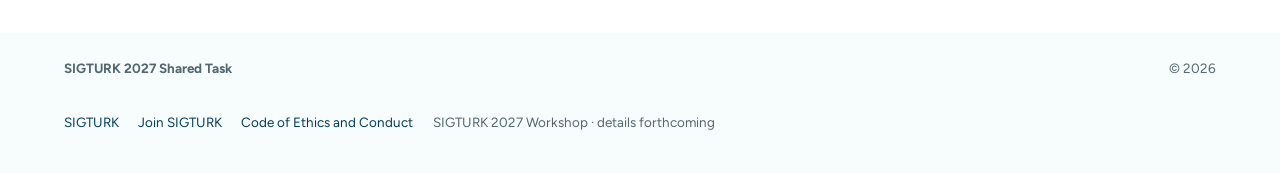
<file: tr/rules.html>
<!doctype html>
<html lang="en">
  <head>
    <meta charset="utf-8">
    <meta name="viewport" content="width=device-width,initial-scale=1">
    <title>Page moved | SIGTURK 2027</title>
    <link rel="canonical" href="https://sigturk2027.github.io/rules.html">
    <meta http-equiv="refresh" content="0;url=../rules.html">
    <script>location.replace('../rules.html' + location.search + location.hash);</script>
  </head>
  <body><p>This page has moved. <a href="../rules.html">Continue to the English page.</a></p></body>
</html>
</file>
<file: assets/styles.css>
:root{--blue:#0077a8;--deep:#043c5d;--pale:#eef8fb;--ink:#1f333d;--muted:#526771;--line:#c9dbe2;--paper:#fff;--warm:#a9581c;--display:"Fraunces",Georgia,serif;--body:"Figtree",sans-serif;--width:72rem;--gutter:clamp(1.25rem,4vw,3rem)}*{box-sizing:border-box}html{scroll-behavior:smooth}body{margin:0;color:var(--ink);background:var(--paper);font:16px/1.6 var(--body)}a{color:inherit}h1,h2,h3,p{margin-top:0}h1,h2,h3{font-family:var(--display);font-weight:600}.skip-link{position:fixed;z-index:20;top:-100px;left:1rem;padding:.65rem .9rem;background:var(--deep);color:#fff}.skip-link:focus{top:1rem}.sr-only{position:absolute;width:1px;height:1px;overflow:hidden;clip:rect(0,0,0,0);white-space:nowrap}
.site-header{position:sticky;z-index:10;top:0;display:flex;align-items:center;justify-content:space-between;min-height:4.35rem;padding:0 var(--gutter);border-bottom:1px solid var(--line);background:rgba(255,255,255,.96);backdrop-filter:blur(10px)}.brand{color:var(--deep);font-size:.92rem;font-weight:700;letter-spacing:.08em;text-decoration:none}.brand span{color:var(--blue)}.site-header nav{display:flex;align-items:center;gap:1.2rem;font-size:.86rem;font-weight:600}.site-header nav a{color:var(--muted);text-decoration:none}.site-header nav a:hover,.site-header nav a:focus-visible{color:var(--blue);text-decoration:underline;text-underline-offset:.25rem}.site-header .language-link{padding:.25rem .55rem;border:1px solid var(--line);color:var(--deep)}.menu-button{display:none;border:0;background:transparent;color:var(--deep)}
.brand{display:inline-flex;align-items:center;gap:.55rem;flex:0 0 auto}.brand-mark{display:block;width:3.15rem;height:2.55rem;object-fit:contain}.brand-wordmark{white-space:nowrap}.brand-divider{width:1px;height:1.45rem;background:var(--line)}.brand-tag{color:var(--warm);font-size:.61rem;font-weight:700;letter-spacing:.12em;white-space:nowrap}@media(max-width:760px){.brand{gap:.4rem}.brand-mark{width:2.6rem;height:2.1rem}.brand-divider{height:1.2rem}.brand-tag{font-size:.52rem;letter-spacing:.1em}}
.hero{display:grid;grid-template-columns:minmax(0,1.5fr) minmax(17rem,.72fr);gap:clamp(2.5rem,7vw,7rem);width:min(var(--width),calc(100% - var(--gutter)*2));margin:0 auto;padding:clamp(4rem,9vw,8rem) 0 clamp(3.5rem,7vw,6rem);border-bottom:3px solid var(--blue)}.kicker,.section-label,.eyebrow{margin-bottom:.8rem;color:var(--blue);font-size:.71rem;font-weight:700;letter-spacing:.13em}.hero h1{max-width:47rem;margin-bottom:1.25rem;color:var(--deep);font-size:clamp(2.8rem,5.5vw,5.1rem);line-height:1.03;letter-spacing:-.05em}.intro-copy,.section-intro{max-width:55rem;color:var(--muted);font-size:1.06rem}.hero-actions{display:flex;flex-wrap:wrap;gap:.7rem;margin-top:1.7rem}.button{display:inline-flex;align-items:center;gap:.45rem;padding:.65rem 1rem;border:1px solid var(--deep);font-size:.9rem;font-weight:700;text-decoration:none}.button.primary{background:var(--deep);color:#fff}.button.secondary{color:var(--deep)}.button:hover,.button:focus-visible{border-color:var(--blue);background:var(--blue);color:#fff}.milestone-card{align-self:end;padding:1.35rem;border:1px solid var(--line);border-top:4px solid var(--blue);background:var(--pale)}.milestone-card .eyebrow{margin-bottom:.5rem}.milestone-date{display:flex;align-items:baseline;gap:.45rem;margin-bottom:.25rem;color:var(--deep);font:600 3rem/1 var(--display)}.milestone-date span{font:600 1rem var(--body)}.milestone-card h2{margin:.8rem 0 .25rem;color:var(--deep);font-size:1.35rem}.milestone-card p:not(.eyebrow):not(.milestone-date){color:var(--muted);font-size:.9rem}.milestone-card a{color:var(--blue);font-size:.88rem;font-weight:700}
.page-layout{display:grid;grid-template-columns:10.75rem minmax(0,1fr);gap:clamp(2rem,6vw,6rem);width:min(var(--width),calc(100% - var(--gutter)*2));margin:0 auto}.section-rail{position:sticky;top:6.4rem;align-self:start;padding-top:3.65rem}.section-rail>p{margin-bottom:.75rem;color:var(--muted);font-size:.66rem;font-weight:700;letter-spacing:.12em}.section-rail nav{display:grid;border-left:1px solid var(--line)}.section-rail a{padding:.32rem 0 .32rem .8rem;border-left:2px solid transparent;color:var(--muted);font-size:.8rem;text-decoration:none;transform:translateX(-1px)}.section-rail a:hover,.section-rail a:focus-visible,.section-rail a.is-active{border-left-color:var(--blue);color:var(--deep);font-weight:700}.content-sections{min-width:0}.page-section{padding:4.1rem 0;scroll-margin-top:5.2rem}.page-section+.page-section{border-top:1px solid var(--line)}.page-section h2{margin-bottom:.8rem;color:var(--deep);font-size:clamp(2rem,3.6vw,3rem);line-height:1.14;letter-spacing:-.04em}.section-intro a{color:var(--blue)}.taxonomy-list{max-width:57rem;margin:2rem 0 0;border-top:1px solid var(--line)}.taxonomy-list div{display:grid;grid-template-columns:9rem 1fr;gap:1.5rem;padding:1rem 0;border-bottom:1px solid var(--line)}.taxonomy-list dt{color:var(--deep);font-weight:700}.taxonomy-list dd{margin:0;color:var(--muted)}
.task-grid{display:grid;grid-template-columns:repeat(2,minmax(0,1fr));gap:1rem;margin-top:2rem}.task-card{min-height:19rem;padding:1.35rem;border:1px solid var(--line);border-top:4px solid var(--blue);background:linear-gradient(145deg,#fff 55%,var(--pale))}.task-card>p:first-child{margin-bottom:.45rem;color:var(--blue);font-size:.72rem;font-weight:700;letter-spacing:.1em}.task-card h3{margin-bottom:.3rem;color:var(--deep);font-size:1.45rem;line-height:1.16}.task-card>span{color:var(--muted);font-size:.76rem;font-weight:700;text-transform:uppercase;letter-spacing:.04em}.task-card ul{margin:1.1rem 0;padding:0;list-style:none;color:var(--ink);font-size:.9rem}.task-card li{padding:.18rem 0;border-bottom:1px solid var(--line)}.task-card>p:last-child{margin:0;color:var(--muted);font-size:.9rem}.scope-note{margin:1.1rem 0 0;padding:1rem 1.1rem;border-left:3px solid var(--warm);background:#fff7ed;color:var(--muted);font-size:.92rem}.scope-note strong{color:var(--deep)}.language-list{display:grid;grid-template-columns:repeat(5,minmax(0,1fr));gap:.65rem;margin:1.5rem 0 0;padding:0;list-style:none}.language-list li{display:grid;gap:.1rem;padding:.75rem .85rem;border:1px solid var(--line);color:var(--deep);font-weight:600}.language-list small{color:var(--muted);font-size:.7rem;font-weight:500;line-height:1.35}.leaderboard-layout{display:grid;grid-template-columns:1.15fr .85fr;gap:1.25rem;margin-top:2rem}.leaderboard-copy{padding:1.4rem;border:1px solid var(--line);background:var(--pale)}.leaderboard-copy h3{margin-bottom:.4rem;color:var(--deep);font-size:1.45rem}.leaderboard-copy p{color:var(--muted);font-size:.94rem}.leaderboard-copy .pending{margin:1.1rem 0 0;padding-top:1rem;border-top:1px solid var(--line)}.pending strong{color:var(--deep)}.size-bands{display:grid;grid-template-columns:repeat(2,minmax(0,1fr));gap:.65rem;margin:0;padding:0;list-style:none}.size-bands li{display:grid;align-content:space-between;min-height:7.5rem;padding:1rem;border:1px solid var(--line)}.size-bands span{color:var(--muted);font-size:.75rem;font-weight:700;letter-spacing:.08em;text-transform:uppercase}.size-bands strong{color:var(--deep);font:600 2rem/1 var(--display)}
.rule-list{margin-top:1.7rem;border-top:1px solid var(--line)}.rule-list article{display:grid;grid-template-columns:3.5rem 1fr;gap:1rem;padding:1.2rem 0;border-bottom:1px solid var(--line)}.rule-list span{color:var(--blue);font-size:.75rem;font-weight:700;letter-spacing:.08em}.rule-list h3{margin-bottom:.25rem;color:var(--deep);font-size:1.25rem}.rule-list p{margin:0;color:var(--muted);font-size:.95rem}.plain-list{max-width:57rem;margin:1.25rem 0 0;padding-left:1.25rem;color:var(--muted)}.plain-list li+li{margin-top:.65rem}.timeline{margin:1.7rem 0 0;padding:0;list-style:none}.timeline li{display:grid;grid-template-columns:8.5rem 1fr;gap:1.5rem;padding:0 0 2rem}.timeline li+li{padding-top:2rem;border-top:1px solid var(--line)}.timeline time{display:grid;align-content:start;color:var(--deep)}.timeline time strong{font:600 3rem/.85 var(--display)}.timeline time span{margin-top:.45rem;font-size:.78rem;font-weight:700;letter-spacing:.08em;text-transform:uppercase}.timeline-state{margin-bottom:.35rem;color:var(--blue);font-size:.7rem;font-weight:700;letter-spacing:.1em;text-transform:uppercase}.timeline h3{margin-bottom:.25rem;color:var(--deep);font-size:1.45rem}.timeline div>p:last-child{margin:0;color:var(--muted)}.contact-section{padding-bottom:5.5rem}.site-footer{display:flex;justify-content:space-between;width:min(var(--width),calc(100% - var(--gutter)*2));margin:0 auto;padding:1.6rem 0 2.5rem;border-top:1px solid var(--line);color:var(--muted);font-size:.84rem}.site-footer p{margin:0}
@media(max-width:760px){.menu-button{position:relative;z-index:11;display:grid;gap:.3rem;width:2.3rem;height:2.3rem;place-content:center;border:1px solid var(--line);border-radius:50%}.menu-button span:not(.sr-only){display:block;width:.9rem;height:1px;background:currentColor}.site-header nav{position:absolute;top:4.35rem;right:0;left:0;display:grid;gap:0;border-bottom:1px solid var(--line);background:var(--paper);opacity:0;pointer-events:none;transform:translateY(-.4rem);transition:opacity .15s ease,transform .15s ease}.site-header nav.is-open{opacity:1;pointer-events:auto;transform:translateY(0)}.site-header nav a{padding:.85rem var(--gutter);border-top:1px solid var(--line)}.site-header .language-link{border-width:1px 0 0}.hero{grid-template-columns:1fr;gap:2rem}.milestone-card{max-width:29rem}.page-layout{display:block}.section-rail{position:static;padding:1.1rem 0;border-bottom:1px solid var(--line)}.section-rail>p{display:none}.section-rail nav{display:flex;gap:.25rem;overflow-x:auto;border:0}.section-rail a{flex:0 0 auto;padding:.3rem .65rem;border:1px solid var(--line);font-size:.75rem}.section-rail a.is-active{border-color:var(--blue);background:var(--pale)}.task-grid,.leaderboard-layout{grid-template-columns:1fr}.task-card{min-height:0}.language-list{grid-template-columns:repeat(2,minmax(0,1fr))}.timeline li{grid-template-columns:5.4rem 1fr;gap:1rem}.timeline time strong{font-size:2.35rem}}@media(max-width:430px){.language-list{grid-template-columns:1fr}.hero-actions{display:grid}.button{justify-content:center}.page-section{padding:3.1rem 0}.timeline li{grid-template-columns:1fr;gap:.75rem}.timeline li+li{padding-top:1.5rem}.timeline time{display:flex;align-items:baseline;gap:.5rem}.timeline time strong{font-size:2.2rem}.timeline time span{margin:0}.site-footer{padding-bottom:2rem}}@media(prefers-reduced-motion:reduce){html{scroll-behavior:auto}*{transition-duration:.01ms!important}}

.site-header nav a[aria-current="page"]{color:var(--deep);text-decoration:underline;text-decoration-color:var(--blue);text-underline-offset:.35rem}.home-section,.subpage{width:min(var(--width),calc(100% - var(--gutter)*2));margin:0 auto}.home-section{padding:4.5rem 0;border-bottom:1px solid var(--line)}.home-section h2,.subpage-hero h1{color:var(--deep);font-size:clamp(2.2rem,4vw,3.5rem);line-height:1.1;letter-spacing:-.04em}.track-overview{display:grid;grid-template-columns:repeat(2,minmax(0,1fr));gap:1rem;margin-top:2rem}.track-card{display:block;min-height:15rem;padding:1.5rem;border:1px solid var(--line);border-top:4px solid var(--blue);background:var(--pale);text-decoration:none}.track-card.vision{border-top-color:var(--warm);background:#fff7ed}.track-card>span,.leaderboard-kicker{color:var(--blue);font-size:.72rem;font-weight:700;letter-spacing:.11em}.track-card.vision>span,.vision-track .track-heading>p,.vision-track .task-detail h3>span,.vision-leaderboard .leaderboard-kicker{color:var(--warm)}.track-card h3{margin:.8rem 0 .45rem;color:var(--deep);font-size:1.8rem}.track-card p{color:var(--muted)}.track-card strong{color:var(--deep);font-size:.88rem}.subpage{min-height:70vh}.subpage-hero{max-width:58rem;padding:5rem 0 3.5rem;border-bottom:3px solid var(--blue)}.subpage-hero>p:last-child{max-width:50rem;color:var(--muted);font-size:1.08rem}.track-section{padding:4rem 0;scroll-margin-top:5rem}.track-section+.track-section{border-top:1px solid var(--line)}.track-heading{display:grid;grid-template-columns:8rem 1fr;gap:1.5rem;padding:1.25rem;border-left:4px solid var(--blue);background:var(--pale)}.vision-track .track-heading{border-left-color:var(--warm);background:#fff7ed}.track-heading>p{color:var(--blue);font-size:.7rem;font-weight:700;letter-spacing:.11em}.track-heading h2{margin-bottom:.2rem;color:var(--deep);font-size:2rem}.track-heading div p{margin:0;color:var(--muted)}.task-detail{margin:2.5rem 0 0}.task-detail h3{color:var(--deep);font-size:1.65rem}.task-detail h3>span{margin-right:.6rem;color:var(--blue);font:700 .75rem var(--body);letter-spacing:.08em}.task-detail>p{color:var(--muted)}.vision-leaderboard{display:grid;grid-template-columns:9rem 1fr;gap:1.25rem;margin-top:1rem;padding:1.5rem;border:1px solid #edd8c7;border-left:4px solid var(--warm);background:#fff7ed}.vision-leaderboard h2{margin-bottom:.3rem;color:var(--deep)}.vision-leaderboard p{margin-bottom:0;color:var(--muted)}.contact-panel{max-width:48rem}.contact-panel>p{color:var(--muted)}
.example-carousel{margin-top:1.3rem;border:1px solid var(--line);border-left:3px solid var(--blue);background:#f8fbfc;outline:none}.vision-track .example-carousel{border-left-color:var(--warm);background:#fffaf4}.example-toolbar{display:flex;align-items:center;justify-content:space-between;padding:.75rem 1.1rem;border-bottom:1px solid var(--line)}.example-note{margin:0;color:var(--muted);font-size:.72rem;font-weight:700;text-transform:uppercase;letter-spacing:.06em}.example-controls{display:flex;align-items:center;gap:.5rem}.example-controls button{display:grid;width:2rem;height:2rem;place-items:center;border:1px solid var(--line);border-radius:50%;background:#fff;color:var(--deep);cursor:pointer}.example-counter{min-width:3rem;color:var(--muted);font-size:.76rem;text-align:center}.example-slide{padding:1.25rem}.example-slide[hidden]{display:none}.example-label{color:var(--blue);font-size:.7rem;font-weight:700;letter-spacing:.08em;text-transform:uppercase}.question-tr{font-weight:600}.translation{color:var(--muted);font-size:.85rem;font-style:italic}.passage,.parallel-example div{padding:.8rem;border:1px solid var(--line);background:#fff;color:var(--muted)}.parallel-example{display:grid;gap:.45rem;margin-bottom:.8rem}.options{display:grid;grid-template-columns:repeat(2,minmax(0,1fr));gap:.3rem 2rem;color:var(--muted)}.answer{padding-top:.75rem;border-top:1px solid var(--line);color:var(--muted)}.answer strong,.source-link strong{color:var(--deep)}.source-link{overflow-wrap:anywhere;color:var(--muted);font-size:.78rem}.source-link a{color:var(--blue)}.example-figure{display:grid;grid-template-columns:minmax(9rem,14rem) 1fr;gap:1rem;align-items:center}.example-figure img{width:100%;height:13rem;object-fit:contain;background:#fff}.example-figure figcaption{color:var(--muted);font-size:.78rem}
@media(max-width:760px){.track-overview{grid-template-columns:1fr}.track-heading,.vision-leaderboard{grid-template-columns:1fr;gap:.35rem}.subpage-hero{padding:3.5rem 0 2.5rem}.options{grid-template-columns:1fr}.example-figure{grid-template-columns:1fr}.example-figure img{height:14rem}}
.participation-steps,.update-list{margin:0;padding:0;list-style:none}.participation-steps{border-top:1px solid var(--line)}.participation-steps li{display:grid;grid-template-columns:4rem 1fr;gap:1rem;padding:1.4rem 0;border-bottom:1px solid var(--line)}.participation-steps li>span{color:var(--blue);font-size:.75rem;font-weight:700}.participation-steps h2{font-size:1.4rem}.participation-steps p{margin:0;color:var(--muted)}.pending-note{margin-top:1.5rem;padding:1rem 0;border-top:2px solid var(--blue);border-bottom:1px solid var(--line);color:var(--muted)}.update-list{margin:1.5rem 0}.update-list li{display:grid;grid-template-columns:11rem 1fr;gap:1rem;padding:.8rem 0;border-top:1px solid var(--line)}.update-list time{color:var(--blue);font-size:.78rem;font-weight:700}.text-link{color:var(--deep);font-weight:700}.schedule-phase+.schedule-phase{border-top:3px solid var(--deep)}.timeline time.tba strong{font:700 .78rem var(--body);letter-spacing:.06em;text-transform:uppercase}.footer-meta{display:flex;justify-content:space-between;gap:1rem;width:100%}.footer-links{display:flex;flex-wrap:wrap;gap:.45rem 1.2rem;width:100%;margin-top:1rem;padding-top:1rem;border-top:1px solid var(--line)}.footer-links a{color:var(--deep);text-decoration:none}.footer-links a:hover{text-decoration:underline}.footer-links span{color:var(--muted)}.site-footer{display:block}
@media(max-width:760px){.participation-steps li,.update-list li{grid-template-columns:1fr;gap:.25rem}.footer-meta{display:grid}}

/* Editorial component layer */
.hero{border-bottom:1px solid var(--line)}
.milestone-card{padding:1.25rem 0;border:0;border-top:3px solid var(--blue);border-bottom:1px solid var(--line);background:transparent}
.milestone-card h2{font-size:1.25rem}
.home-section{padding:3.75rem 0}
.home-section h2{font-size:clamp(1.9rem,3vw,2.65rem)}
.section-heading{display:grid;grid-template-columns:9rem minmax(0,1fr);column-gap:1.5rem;align-items:start;margin-bottom:1.75rem}
.section-heading .section-label{grid-row:1 / span 2;margin-top:.35rem}
.section-heading h2{margin-bottom:.35rem}
.section-heading>p:last-child{grid-column:2;margin-bottom:0;color:var(--muted)}
.track-index{border-top:1px solid var(--deep)}
.track-row{display:grid;grid-template-columns:4rem minmax(0,1fr) auto;gap:1.5rem;align-items:center;padding:1.55rem 0;border-bottom:1px solid var(--line)}
.track-number{margin:0;color:var(--blue);font-size:.76rem;font-weight:700;letter-spacing:.08em}
.track-row.vision .track-number,.track-row.vision .track-type{color:var(--warm)}
.track-type{margin-bottom:.25rem;color:var(--blue);font-size:.7rem;font-weight:700;letter-spacing:.11em}
.track-row h3{margin-bottom:.25rem;color:var(--deep);font-size:1.55rem}
.track-row div>p:last-child{max-width:48rem;margin:0;color:var(--muted)}
.track-row>a{display:inline-flex;gap:.55rem;align-items:center;color:var(--deep);font-size:.85rem;font-weight:700;text-decoration:none}
.track-row>a span{transition:transform .15s ease}
.track-row>a:hover span,.track-row>a:focus-visible span{transform:translateX(.25rem)}
.subpage-hero{max-width:52rem;padding:4rem 0 2.75rem;border-bottom:1px solid var(--line)}
.subpage-hero h1{font-size:clamp(2.5rem,4vw,3.4rem)}
.track-section{padding:3.5rem 0}
.track-heading{grid-template-columns:8rem 1fr;padding:1.1rem 0;border:0;border-top:3px solid var(--blue);border-bottom:1px solid var(--line);background:transparent}
.vision-track .track-heading{border-left:0;border-top-color:var(--warm);background:transparent}
.task-detail{margin-top:2.75rem}
.leaderboard-section{padding:3.75rem 0;border-bottom:1px solid var(--line)}
.leaderboard-section>header{display:grid;grid-template-columns:4rem minmax(0,1fr);gap:1.5rem;max-width:58rem}
.leaderboard-index{margin:0;color:var(--blue);font-size:.76rem;font-weight:700;letter-spacing:.08em}
.leaderboard-section.vision .leaderboard-index,.leaderboard-section.vision .leaderboard-kicker{color:var(--warm)}
.leaderboard-section h2{margin:.25rem 0 .45rem;color:var(--deep);font-size:clamp(1.9rem,3vw,2.6rem)}
.leaderboard-section header div>p:last-child{color:var(--muted)}
.model-table{width:calc(100% - 5.5rem);margin:1.75rem 0 0 5.5rem;border-collapse:collapse;text-align:left}
.model-table th,.model-table td{padding:.75rem .25rem;border-bottom:1px solid var(--line)}
.model-table th{color:var(--muted);font-size:.7rem;letter-spacing:.08em;text-transform:uppercase}
.model-table td:first-child{color:var(--deep);font-weight:700}
.model-table td:last-child{font-family:var(--display);font-size:1.2rem}
.inline-note{max-width:52rem;margin:1.5rem 0 0 5.5rem;padding-top:1rem;border-top:1px solid var(--line);color:var(--muted);font-size:.9rem}
.inline-note strong{color:var(--deep)}
.leaderboard-facts{max-width:52rem;margin:1.75rem 0 0 5.5rem;border-top:1px solid var(--line)}
.leaderboard-facts div{display:grid;grid-template-columns:10rem 1fr;gap:1rem;padding:.75rem 0;border-bottom:1px solid var(--line)}
.leaderboard-facts dt{color:var(--deep);font-weight:700}.leaderboard-facts dd{margin:0;color:var(--muted)}
.page-section h2,.rule-list h2,.participation-steps h2,.timeline h2{letter-spacing:-.02em}

@media(max-width:760px){
  .section-heading{grid-template-columns:1fr;gap:.25rem}.section-heading .section-label{grid-row:auto}.section-heading>p:last-child{grid-column:auto}
  .track-row{grid-template-columns:2rem minmax(0,1fr);gap:1rem}.track-row>a{grid-column:2;justify-self:start}
  .leaderboard-section>header{grid-template-columns:2rem minmax(0,1fr);gap:1rem}.model-table,.inline-note,.leaderboard-facts{width:100%;margin-left:0}
  .leaderboard-facts div{grid-template-columns:1fr;gap:.15rem}
}

/* Softer editorial rhythm: space and type carry hierarchy, not rules. */
.site-header{border-bottom:0;box-shadow:0 1px 0 rgba(4,60,93,.08)}
.hero{border-bottom:0}
.milestone-card{padding:1.5rem;border:0;background:var(--pale)}
.home-section{border-bottom:0}
.home-section+.home-section{padding-top:2rem}
.track-index{border-top:0}
.track-row{padding:1.75rem 0;border-bottom:0}
.track-row+.track-row{margin-top:.5rem}
.track-number{font:600 2.6rem/1 var(--display);color:rgba(0,119,168,.24)}
.track-row.vision .track-number{color:rgba(169,88,28,.26)}
.subpage-hero{border-bottom:0}
.track-heading{padding:1.35rem 0;border:0}
.track-heading>p{padding-top:.35rem}
.vision-track .track-heading{border:0}
.task-detail{margin-top:3.25rem}
.page-section+.page-section{border-top:0}
.leaderboard-section{border-bottom:0}
.leaderboard-section+.leaderboard-section{padding-top:2rem}
.leaderboard-index{font:600 3.5rem/1 var(--display);color:rgba(0,119,168,.22)}
.leaderboard-section.vision .leaderboard-index{color:rgba(169,88,28,.24)}
.model-table{border-collapse:separate;border-spacing:0 .5rem}
.model-table th{border:0;padding:.25rem .8rem}
.model-table td{padding:.85rem .8rem;border:0;background:var(--pale)}
.model-table td:first-child{border-radius:.2rem 0 0 .2rem}
.model-table td:last-child{border-radius:0 .2rem .2rem 0}
.leaderboard-facts{display:grid;grid-template-columns:repeat(2,minmax(0,1fr));gap:1rem;border-top:0}
.leaderboard-facts div{display:block;padding:1.1rem;border:0;background:#fff7ed}
.leaderboard-facts dt{margin-bottom:.25rem;color:var(--warm);font-size:.7rem;letter-spacing:.08em;text-transform:uppercase}
.rule-list{border-top:0}
.rule-list article{grid-template-columns:5rem 1fr;padding:1.6rem 0;border-bottom:0}
.rule-list article>span,.participation-steps li>span{font:600 2.5rem/1 var(--display);color:rgba(0,119,168,.24)}
.participation-steps{border-top:0}
.participation-steps li{grid-template-columns:5rem 1fr;padding:1.6rem 0;border-bottom:0}
.pending-note{padding:1.1rem 1.25rem;border:0;background:var(--pale)}
.update-list li{padding:1rem 0;border-top:0}
.update-list li+li{margin-top:.2rem}
.schedule-phase+.schedule-phase{border-top:0}
.timeline{display:grid;gap:1.5rem}
.timeline li,.timeline li+li{padding:0;border-top:0}
.timeline time{padding:.85rem;color:var(--deep);background:var(--pale)}
.taxonomy-list,.taxonomy-list div{border:0}
.language-list li{border:0;background:rgba(238,248,251,.7)}
.footer-links{border-top:0}
.site-footer{border-top:0;background:rgba(238,248,251,.45);box-shadow:0 0 0 100vmax rgba(238,248,251,.45);clip-path:inset(0 -100vmax)}
.example-carousel{border:0;border-left:3px solid var(--blue);background:#f5fafc}
.vision-track .example-carousel{border-left-color:var(--warm);background:#fff9f2}
.example-toolbar{border-bottom:0}

@media(max-width:760px){
  .track-row{grid-template-columns:3.25rem minmax(0,1fr)}
  .leaderboard-section>header{grid-template-columns:3.25rem minmax(0,1fr)}
  .leaderboard-facts{grid-template-columns:1fr}
  .rule-list article,.participation-steps li{grid-template-columns:3.25rem minmax(0,1fr)}
}

/* Compact schedule and contact */
.schedule-phase{padding:2.5rem 0}
.schedule-phase+.schedule-phase{padding-top:2rem}
.timeline{gap:.75rem;margin-top:1.1rem}
.timeline li,.timeline li+li{grid-template-columns:10rem minmax(0,1fr);gap:1.25rem;align-items:stretch;min-height:6.75rem;padding:0}
.timeline time{display:flex;min-height:6.75rem;padding:1rem 1.1rem;flex-direction:column;justify-content:center;align-items:flex-start;gap:.35rem;border-radius:.25rem}
.timeline time strong{font:600 2.5rem/.9 var(--display)}
.timeline time span{margin:0;font-size:.7rem;line-height:1.25}
.timeline li>div{display:flex;min-height:6.75rem;padding:.55rem 0;flex-direction:column;justify-content:center}
.timeline h2{margin-bottom:.25rem;font-size:1.4rem}
.date-pending{justify-content:center;align-items:flex-start}
.date-pending strong{font:700 1.32rem/1 var(--body);letter-spacing:.08em}
.contact-page .subpage-hero{padding-bottom:1.25rem}
.contact-page .page-section{padding-top:1.25rem}
.contact-page .subpage-hero>p:last-child{margin-bottom:0}
.inline-email{color:var(--blue);font-weight:700;text-underline-offset:.2rem}
.contact-panel{max-width:none}
.organizer-list{display:grid;grid-template-columns:repeat(2,minmax(0,1fr));gap:.75rem;margin:1.25rem 0 2.5rem;padding:0;list-style:none}
.organizer-list li{display:block;padding:1rem 1.1rem;background:rgba(238,248,251,.7)}
.organizer-list div{display:grid;min-width:0}.organizer-list strong{color:var(--deep)}.organizer-list a{overflow:hidden;color:var(--blue);font-size:.8rem;text-overflow:ellipsis;text-decoration:none;white-space:nowrap}.organizer-list a:hover{text-decoration:underline}
.repository-note{max-width:46rem}.repository-note h2{margin-bottom:.25rem;font-size:1.35rem}.repository-note p{margin-bottom:.5rem;color:var(--muted)}.repository-note a{color:var(--deep);font-weight:700;text-decoration:none}.repository-note a:hover{text-decoration:underline}
body:has(.schedule-phase) .subpage-hero{padding-bottom:1.25rem}
body:has(.schedule-phase) .subpage-hero + .schedule-phase{padding-top:.75rem}

/* Keep page introductions close to the content they introduce. */
.subpage-hero + .page-section{padding-top:1.25rem}
.subpage-hero + .leaderboard-section{padding-top:1.5rem}

/* Leaderboard indices align with the actual section heading, below the track label. */
.leaderboard-section>header{align-items:start}
.leaderboard-index{align-self:start;margin-top:1.9rem;transform:translateY(.35rem)}
@media(max-width:430px){.date-pending strong{font-size:1.08rem}}

/* Indexed heading contract: number, track label, title, and copy share one axis. */
.leaderboard-section{
  --indexed-number-col:clamp(3.25rem,6vw,4.5rem);
  --indexed-gap:clamp(1rem,2.4vw,1.5rem);
  --indexed-content-offset:calc(var(--indexed-number-col) + var(--indexed-gap));
}
.leaderboard-section > header.indexed-heading{
  display:grid;
  grid-template-columns:var(--indexed-number-col) minmax(0,1fr);
  column-gap:var(--indexed-gap);
  align-items:start;
}
.leaderboard-section > header.indexed-heading .leaderboard-index{
  grid-column:1;
  align-self:start;
  margin:1.414rem 0 0;
  transform:none;
}
.leaderboard-section > header.indexed-heading>div{grid-column:2;min-width:0}
.leaderboard-section > header.indexed-heading .leaderboard-kicker{margin:0 0 .55rem}
.leaderboard-section > header.indexed-heading h2{margin:0 0 .45rem}
.leaderboard-section > header.indexed-heading>div>p:last-child{margin:0;color:var(--muted)}
.leaderboard-section>.model-table,
.leaderboard-section>.inline-note,
.leaderboard-section>.leaderboard-facts{
  width:calc(100% - var(--indexed-content-offset));
  margin-left:var(--indexed-content-offset);
}
.leaderboard-section>.model-table{table-layout:fixed}
@media(max-width:760px){
  .leaderboard-section{
    --indexed-number-col:3rem;
    --indexed-gap:1rem;
  }
}

/* Shared typography scale */
:root{
  --type-display:clamp(2.7rem,5vw,4.8rem);
  --type-page:clamp(2.25rem,3.5vw,3.25rem);
  --type-section:clamp(1.9rem,2.8vw,2.45rem);
  --type-subhead:1.5rem;
  --type-body:1rem;
  --type-meta:.72rem;
}
body{font-size:var(--type-body);line-height:1.6}
h1,h2,h3{line-height:1.15;letter-spacing:-.025em}
.hero h1,.subpage-hero h1{font-size:var(--type-display);line-height:1.04;letter-spacing:-.05em}
.home-section h2,.page-section h2,.track-heading h2,.leaderboard-section h2,.rule-list h2,.participation-steps h2,.timeline h2,.contact-panel h2,.repository-note h2{font-size:var(--type-section);line-height:1.15;letter-spacing:-.035em}
.track-row h3,.track-card h3,.task-card h3,.task-detail h3,.leaderboard-copy h3,.rule-list h3,.timeline h3{font-size:var(--type-subhead);line-height:1.2;letter-spacing:-.02em}
.milestone-card h2{font-size:1.3rem;line-height:1.2}
.intro-copy,.section-intro,.subpage-hero>p:last-child{font-size:1.05rem;line-height:1.6}
.kicker,.section-label,.eyebrow,.track-type,.leaderboard-kicker,.example-label{font-size:var(--type-meta);line-height:1.2}
.task-detail h3>span{font-size:1.35rem;line-height:.9}
.timeline h2{margin-bottom:.3rem}
.repository-note h2{margin-bottom:.35rem}

@media(max-width:760px){
  .hero h1,.subpage-hero h1{font-size:clamp(2.35rem,10vw,3.2rem)}
  .home-section h2,.page-section h2,.track-heading h2,.leaderboard-section h2,.rule-list h2,.participation-steps h2,.timeline h2,.contact-panel h2,.repository-note h2{font-size:2rem}
  .track-row h3,.track-card h3,.task-card h3,.task-detail h3,.leaderboard-copy h3,.rule-list h3,.timeline h3{font-size:1.35rem}
}

/* Component contracts */
body .type-page-title{font-size:var(--type-display);line-height:1.04;letter-spacing:-.05em}
body .type-section-title{font-size:var(--type-section);line-height:1.15;letter-spacing:-.035em}
body .type-card-title{font-size:1.3rem;line-height:1.2;letter-spacing:-.02em}
body .type-subtitle{font-size:var(--type-subhead);line-height:1.2;letter-spacing:-.02em}
body .type-meta{font-size:var(--type-meta);line-height:1.2;letter-spacing:.1em}
.layout-step-row{display:grid;grid-template-columns:3rem minmax(0,1fr);gap:1rem;align-items:start}
.layout-step-row>span{margin-top:.15rem}
.layout-task-heading{display:flex;align-items:baseline;gap:.6rem}
.layout-task-heading>span{flex:0 0 2.5rem;margin:0}
@media(max-width:760px){
  .layout-step-row{grid-template-columns:3rem minmax(0,1fr)}
}

/* Section numbers are labels, not faded decoration. */
.track-number,.leaderboard-index,.rule-list article>span,.participation-steps li>span{font:600 2.2rem/.9 var(--display);color:var(--blue);letter-spacing:-.04em}
.track-row.vision .track-number,.leaderboard-section.vision .leaderboard-index{color:var(--warm)}
.leaderboard-section.vision .model-table td{background:rgba(169,88,28,.10)}
.brand .brand-tag{color:var(--muted)}
.paper-phase .section-label,.paper-phase .timeline time{color:var(--warm)}.paper-phase .timeline time{background:rgba(169,88,28,.10)}
.track-row{grid-template-columns:3rem minmax(0,1fr) auto;align-items:start}
.track-number{margin-top:1.15rem}
.leaderboard-section>header{grid-template-columns:3rem minmax(0,1fr);align-items:start}
.leaderboard-index{margin-top:1.9rem}
.rule-list article,.participation-steps li{grid-template-columns:3rem minmax(0,1fr);align-items:start}
.rule-list article>span,.participation-steps li>span{margin-top:.15rem}

@media(max-width:760px){
  .organizer-list{grid-template-columns:1fr}
  .timeline li,.timeline li+li{grid-template-columns:8rem minmax(0,1fr);gap:1rem}
  .track-row,.leaderboard-section>header,.rule-list article,.participation-steps li{grid-template-columns:3rem minmax(0,1fr)}
}
@media(max-width:430px){
  .timeline li,.timeline li+li{grid-template-columns:6.75rem minmax(0,1fr);gap:.85rem}
  .timeline time,.timeline li>div{min-height:6.25rem}
  .timeline time{padding:.8rem}.timeline time strong{font-size:2rem}.date-pending strong{font-size:1.35rem}.timeline h2{font-size:1.15rem}
}

/* Final scale and alignment adjustments */
.task-detail h3>span{display:inline-block;min-width:2.5rem;margin-right:.6rem;color:var(--blue);font:600 1.35rem/.9 var(--display);letter-spacing:-.02em;vertical-align:baseline}
.repository-note h2{margin-bottom:.35rem;color:var(--deep);font-size:clamp(1.9rem,3vw,2.6rem);line-height:1.14}
@media(max-width:430px){.date-pending strong{font-size:1.08rem}}
</file>
